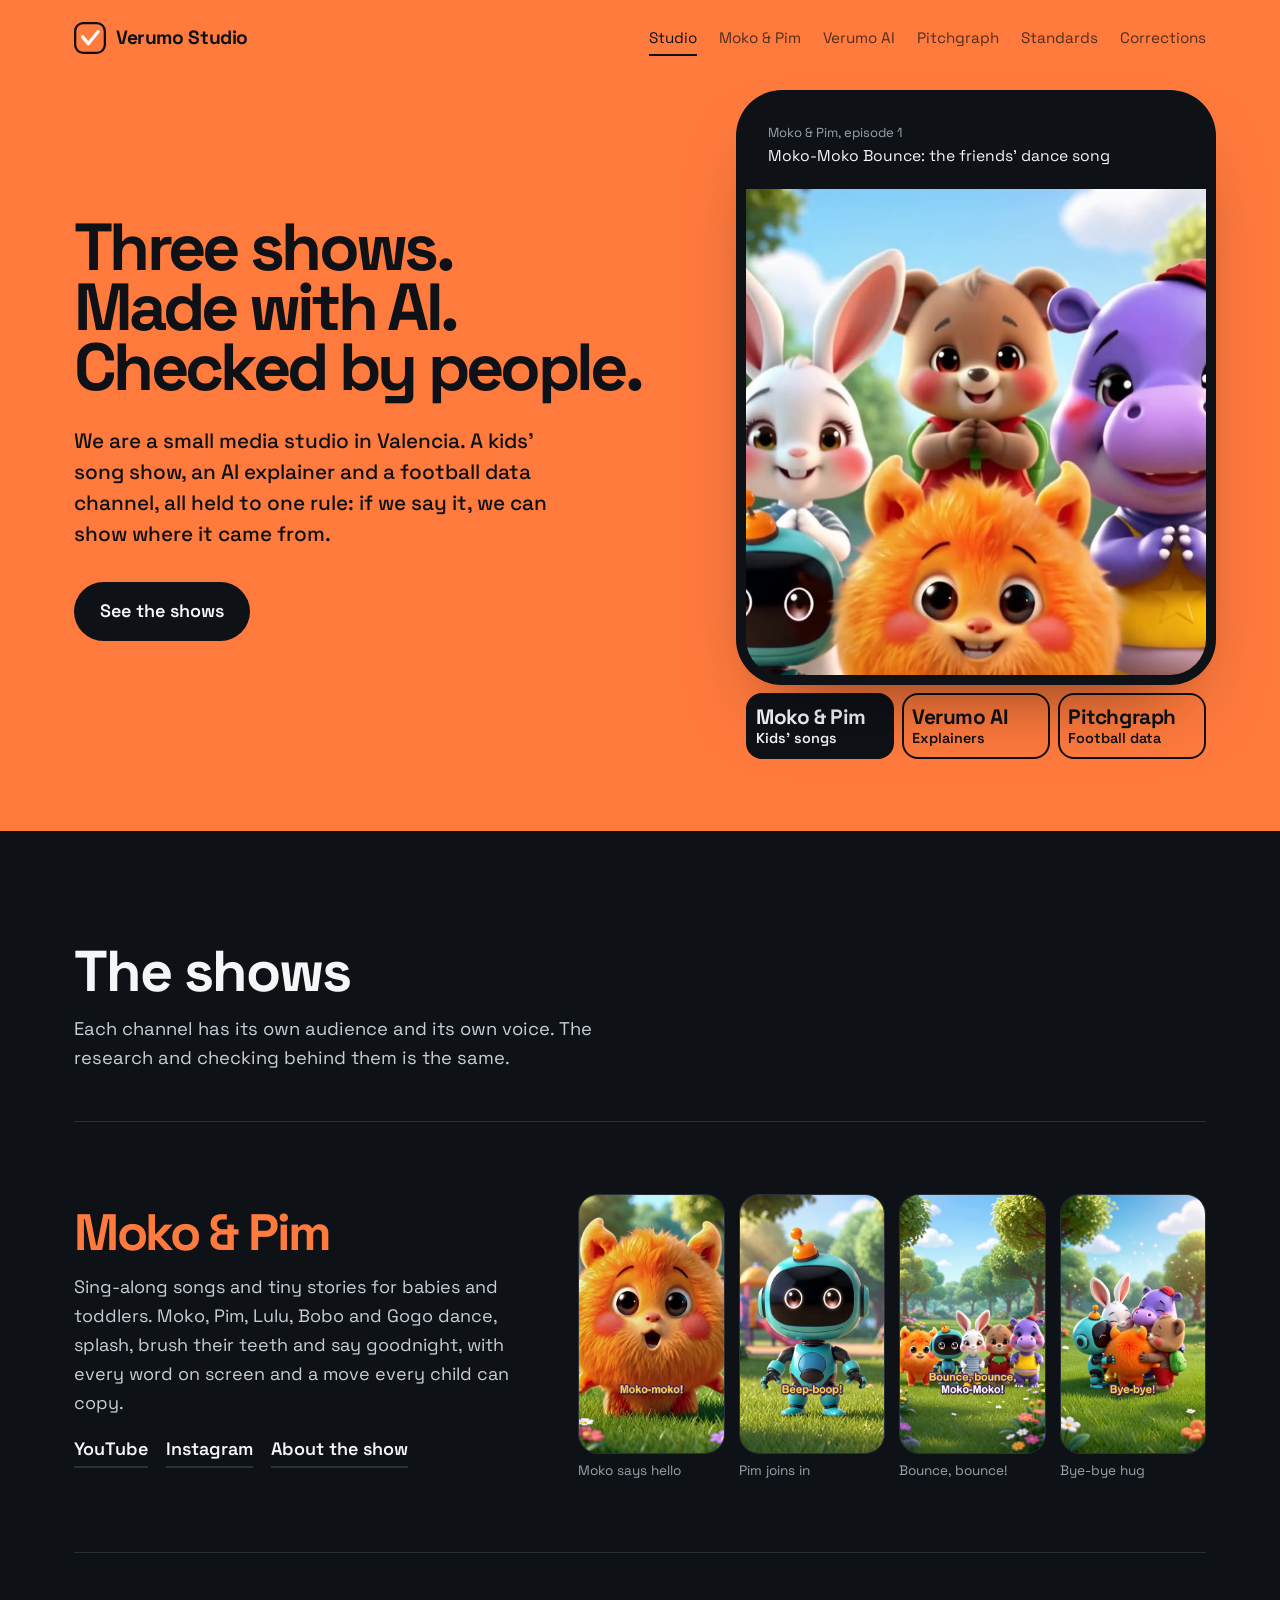
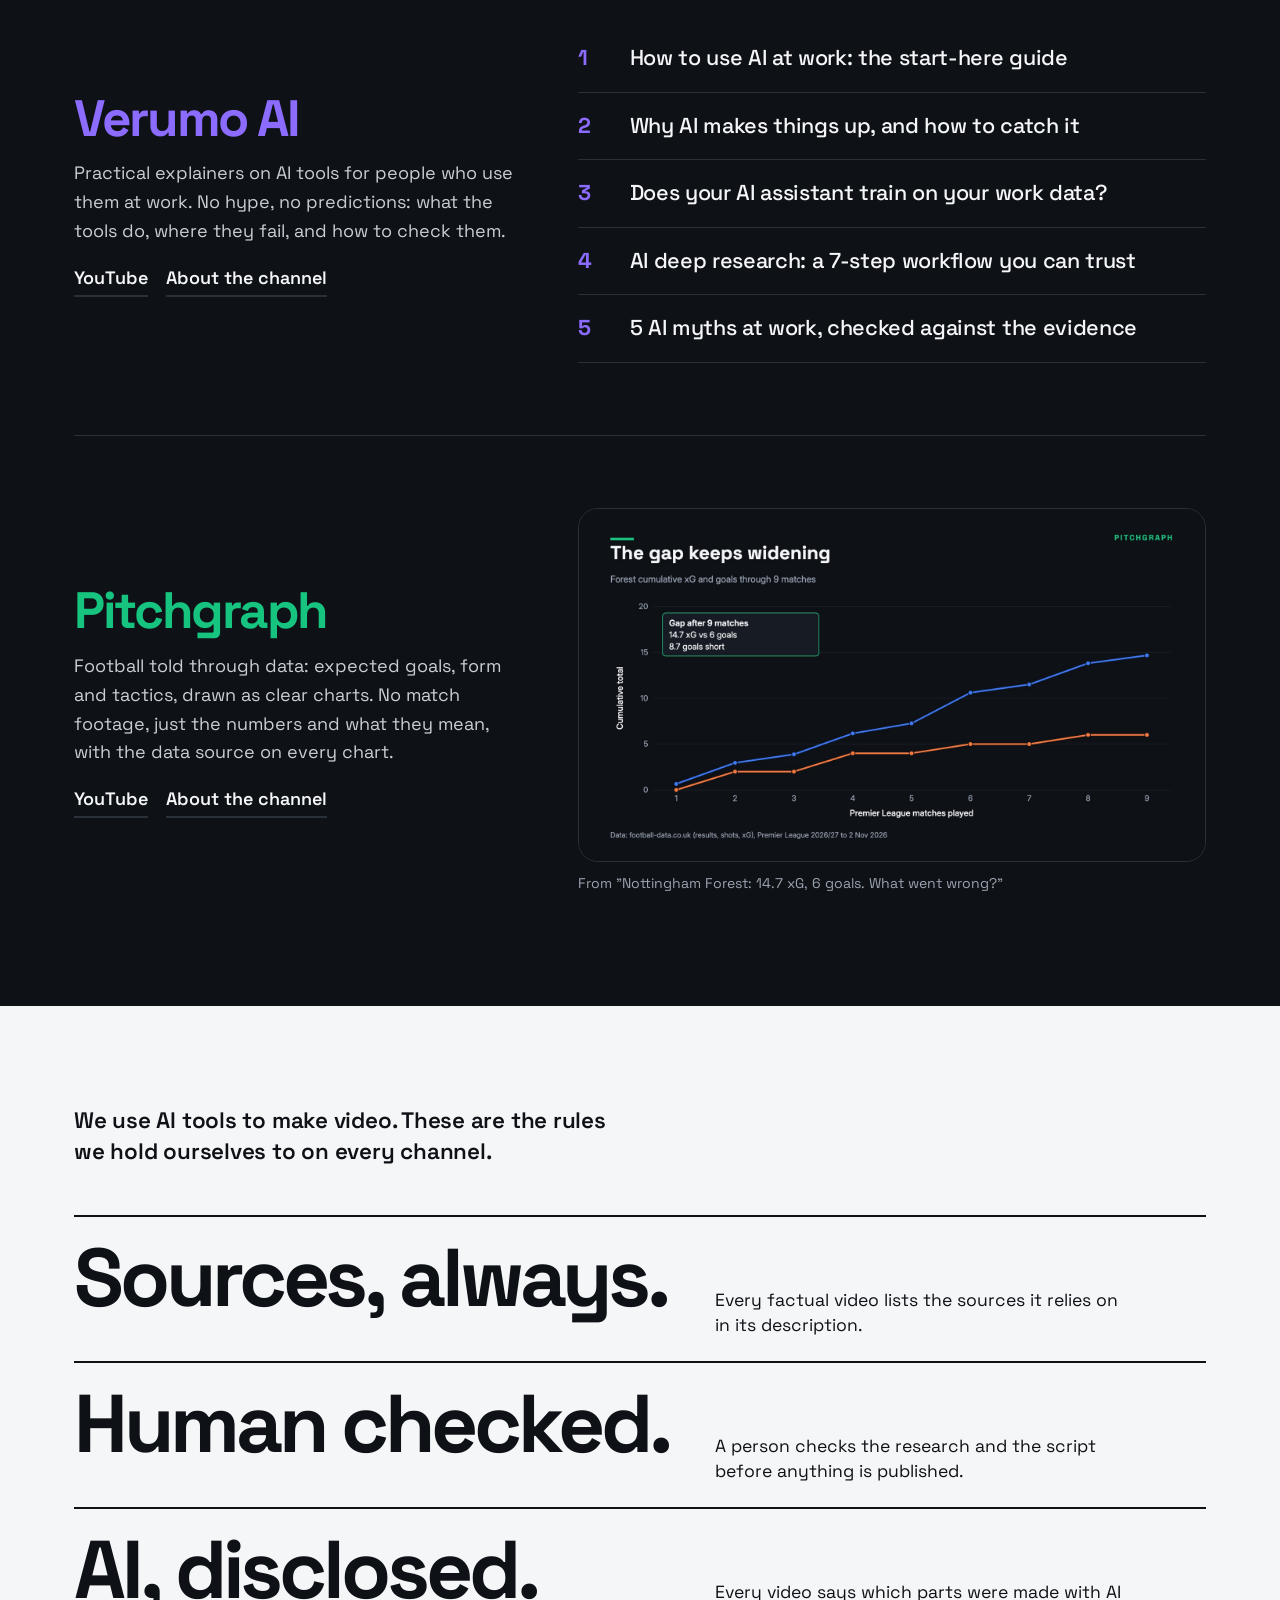
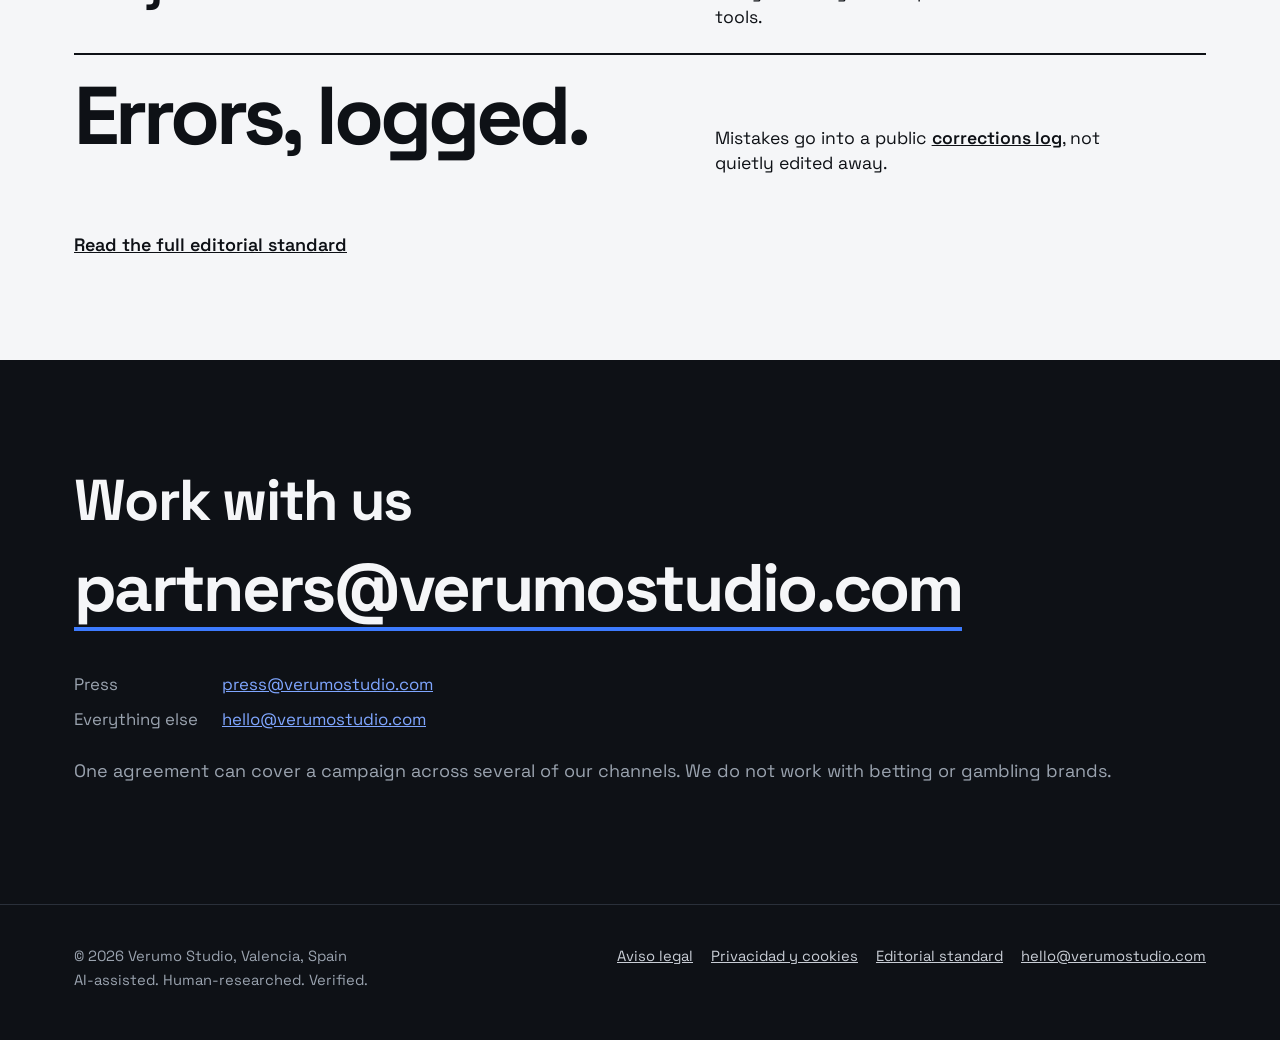
<file: index.html>
<!doctype html>
<html lang="en">
<head>
<meta charset="utf-8">
<meta name="viewport" content="width=device-width,initial-scale=1">
<title>Verumo Studio</title>
<meta name="description" content="Verumo Studio is a media studio in Valencia, Spain. AI-assisted, human-researched and verified video: Moko & Pim, Verumo AI and Pitchgraph.">
<link rel="canonical" href="https://verumostudio.com/">
<meta property="og:title" content="Verumo Studio">
<meta property="og:description" content="Three shows. Made with AI, checked by people. Moko & Pim (songs for little ones), Verumo AI and Pitchgraph.">
<meta property="og:type" content="website">
<meta property="og:url" content="https://verumostudio.com/">
<meta property="og:image" content="https://verumostudio.com/assets/brand/VS-YouTube.png">
<meta name="theme-color" content="#FF7A3D">
<link rel="icon" href="/assets/favicon.svg" type="image/svg+xml">
<link rel="preload" href="/assets/fonts/SpaceGrotesk-VF.ttf" as="font" type="font/ttf" crossorigin>
<link rel="stylesheet" href="/assets/site.css?v=4">
</head>
<body class="home">
<header class="top"><div class="wrap">
<a class="brand" href="/"><svg viewBox="0 0 112 112" aria-hidden="true"><rect x="4" y="4" width="104" height="104" rx="28" fill="none" stroke="#0E1116" stroke-width="8"/><path d="M30 52 L50 76 L84 34" fill="none" stroke="#F5F6F8" stroke-width="12" stroke-linecap="round" stroke-linejoin="round"/></svg>Verumo Studio</a>
<nav class="main" aria-label="Main"><a href="/" aria-current=page>Studio</a><a href="/moko-and-pim/">Moko &amp; Pim</a><a href="/ai/">Verumo AI</a><a href="/pitchgraph/">Pitchgraph</a><a href="/standards/">Standards</a><a href="/corrections/">Corrections</a></nav>
</div></header>
<main>

<section class="stage" aria-label="Our channels">
<div class="wrap">
<div>
<h1><span>Three shows.</span><span>Made with AI.</span><span>Checked by people.</span></h1>
<p class="intro">We are a small media studio in Valencia. A kids' song show, an AI explainer and a football data channel, all held to one rule: if we say it, we can show where it came from.</p>
<a class="cta" href="#shows">See the shows</a>
</div>

<div class="tv">
<div class="screen">
<div class="scene scene-moko on" id="ch-moko" role="tabpanel" aria-labelledby="tab-moko">
<img src="/assets/shows/moko-hero.jpg" width="760" height="760" alt="Moko, an orange fluffy creature, with his friends Pim the robot, Lulu the bunny, Bobo the bear cub and Gogo the hippo">
<p class="cap"><small>Moko &amp; Pim, episode 1</small>Moko-Moko Bounce: the friends' dance song</p>
</div>

<div class="scene scene-ai" id="ch-ai" role="tabpanel" aria-labelledby="tab-ai" hidden>
<div class="claim">
<q>AI assistants never make things up.</q>
<span class="verdict">Not true</span>
<p>Chatbots can state wrong facts with full confidence. We show how to catch it, with the sources in every description.</p>
</div>
<p class="cap"><small>Verumo AI, video 2</small>Why AI makes things up (and how to catch it)</p>
</div>

<div class="scene scene-pg" id="ch-pg" role="tabpanel" aria-labelledby="tab-pg" hidden>
<img src="/assets/shows/pg-points-vs-xpts.jpg" width="1600" height="900" alt="Scatter chart of 96 teams in five leagues: actual points against expected points. Lazio and Atlético Madrid sit far above the line; Nottingham Forest, Venezia and Le Havre sit below it.">
<p class="cap"><small>Pitchgraph, video 2</small>Five leagues, one xG table: who is above their chances?</p>
</div>
</div>

<div class="dial" role="tablist" aria-label="Choose a channel">
<button role="tab" id="tab-moko" aria-controls="ch-moko" aria-selected="true" data-color="#FF7A3D"><b>Moko &amp; Pim</b>Kids' songs</button>
<button role="tab" id="tab-ai" aria-controls="ch-ai" aria-selected="false" tabindex="-1" data-color="#8B6CFF"><b>Verumo AI</b>Explainers</button>
<button role="tab" id="tab-pg" aria-controls="ch-pg" aria-selected="false" tabindex="-1" data-color="#16C47F"><b>Pitchgraph</b>Football data</button>
</div>
</div>
</div>
</section>

<section class="shows" id="shows">
<div class="wrap">
<h2>The shows</h2>
<p>Each channel has its own audience and its own voice. The research and checking behind them is the same.</p>

<article class="show show-moko">
<div>
<h3>Moko &amp; Pim</h3>
<p>Sing-along songs and tiny stories for babies and toddlers. Moko, Pim, Lulu, Bobo and Gogo dance, splash, brush their teeth and say goodnight, with every word on screen and a move every child can copy.</p>
<div class="go"><a href="https://www.youtube.com/@mokoandpim" rel="me">YouTube</a><a href="https://www.instagram.com/mokoandpim/" rel="me">Instagram</a><a href="/moko-and-pim/">About the show</a></div>
</div>
<ul class="reel" aria-label="Scenes from episode 1">
<li><img src="/assets/shows/moko-e01-hello.jpg" width="405" height="720" loading="lazy" alt="Moko's face fills the frame. Caption: Moko-moko!"><span>Moko says hello</span></li>
<li><img src="/assets/shows/moko-e01-friends.jpg" width="405" height="720" loading="lazy" alt="Pim the robot jumps in. Caption: Beep-boop!"><span>Pim joins in</span></li>
<li><img src="/assets/shows/moko-e01-dance.jpg" width="405" height="720" loading="lazy" alt="All five friends dance in a row in the park"><span>Bounce, bounce!</span></li>
<li><img src="/assets/shows/moko-e01-bye.jpg" width="405" height="720" loading="lazy" alt="The five friends in a group hug. Caption: Bye-bye!"><span>Bye-bye hug</span></li>
</ul>
</article>

<article class="show show-ai">
<div>
<h3>Verumo AI</h3>
<p>Practical explainers on AI tools for people who use them at work. No hype, no predictions: what the tools do, where they fail, and how to check them.</p>
<div class="go"><a href="https://www.youtube.com/@verumoai" rel="me">YouTube</a><a href="/ai/">About the channel</a></div>
</div>
<ol class="episodes" aria-label="First five videos, in release order">
<li>How to use AI at work: the start-here guide</li>
<li>Why AI makes things up, and how to catch it</li>
<li>Does your AI assistant train on your work data?</li>
<li>AI deep research: a 7-step workflow you can trust</li>
<li>5 AI myths at work, checked against the evidence</li>
</ol>
</article>

<article class="show show-pg">
<div>
<h3>Pitchgraph</h3>
<p>Football told through data: expected goals, form and tactics, drawn as clear charts. No match footage, just the numbers and what they mean, with the data source on every chart.</p>
<div class="go"><a href="https://www.youtube.com/@pitchgraph" rel="me">YouTube</a><a href="/pitchgraph/">About the channel</a></div>
</div>
<figure class="chart">
<img src="/assets/shows/pg-forest.jpg" width="1600" height="900" loading="lazy" alt="Line chart of Nottingham Forest's cumulative expected goals against actual goals this season, with goals falling well behind xG.">
<figcaption>From "Nottingham Forest: 14.7 xG, 6 goals. What went wrong?"</figcaption>
</figure>
</article>
</div>
</section>

<section class="rules" aria-labelledby="rules-h">
<div class="wrap">
<h2 id="rules-h">We use AI tools to make video. These are the rules we hold ourselves to on every channel.</h2>
<ul>
<li><strong>Sources, always.</strong><span>Every factual video lists the sources it relies on in its description.</span></li>
<li><strong>Human checked.</strong><span>A person checks the research and the script before anything is published.</span></li>
<li><strong>AI, disclosed.</strong><span>Every video says which parts were made with AI tools.</span></li>
<li><strong>Errors, logged.</strong><span>Mistakes go into a public <a href="/corrections/">corrections log</a>, not quietly edited away.</span></li>
</ul>
<a href="/standards/">Read the full editorial standard</a>
</div>
</section>

<section class="contact" aria-labelledby="contact-h">
<div class="wrap">
<h2 id="contact-h">Work with us</h2>
<a class="big" href="mailto:partners@verumostudio.com">partners@verumostudio.com</a>
<dl>
<dt>Press</dt><dd><a href="mailto:press@verumostudio.com">press@verumostudio.com</a></dd>
<dt>Everything else</dt><dd><a href="mailto:hello@verumostudio.com">hello@verumostudio.com</a></dd>
</dl>
<p class="muted">One agreement can cover a campaign across several of our channels. We do not work with betting or gambling brands.</p>
</div>
</section>

</main>
<footer class="bottom"><div class="wrap">
<div>© 2026 Verumo Studio, Valencia, Spain<br>AI-assisted. Human-researched. Verified.</div>
<nav aria-label="Legal"><a href="/legal/">Aviso legal</a><a href="/privacy/">Privacidad y cookies</a><a href="/standards/">Editorial standard</a><a href="mailto:hello@verumostudio.com">hello@verumostudio.com</a></nav>
</div></footer>
<script>
(() => {
  const tabs = [...document.querySelectorAll('.dial [role=tab]')];
  const theme = document.querySelector('meta[name=theme-color]');
  let i = 0, timer;
  const show = (n, focus) => {
    i = (n + tabs.length) % tabs.length;
    tabs.forEach((t, k) => {
      const on = k === i, panel = document.getElementById(t.getAttribute('aria-controls'));
      t.setAttribute('aria-selected', on); t.tabIndex = on ? 0 : -1;
      panel.hidden = !on; panel.classList.toggle('on', on);
    });
    document.documentElement.style.setProperty('--stage', tabs[i].dataset.color);
    theme.content = tabs[i].dataset.color;
    if (focus) tabs[i].focus();
  };
  const stop = () => clearInterval(timer);
  tabs.forEach((t, k) => t.addEventListener('click', () => { stop(); show(k); }));
  document.querySelector('.dial').addEventListener('keydown', e => {
    const d = {ArrowRight: 1, ArrowLeft: -1}[e.key];
    if (d) { e.preventDefault(); stop(); show(i + d, true); }
  });
  // Auto-flip channels until the visitor picks one; never under reduced motion.
  if (!matchMedia('(prefers-reduced-motion: reduce)').matches) timer = setInterval(() => show(i + 1), 6500);
})();
</script>
<script defer src="/assets/m.js" data-endpoint="https://ajan-panel-production.up.railway.app/api/hit"></script>
</body>
</html>
</file>
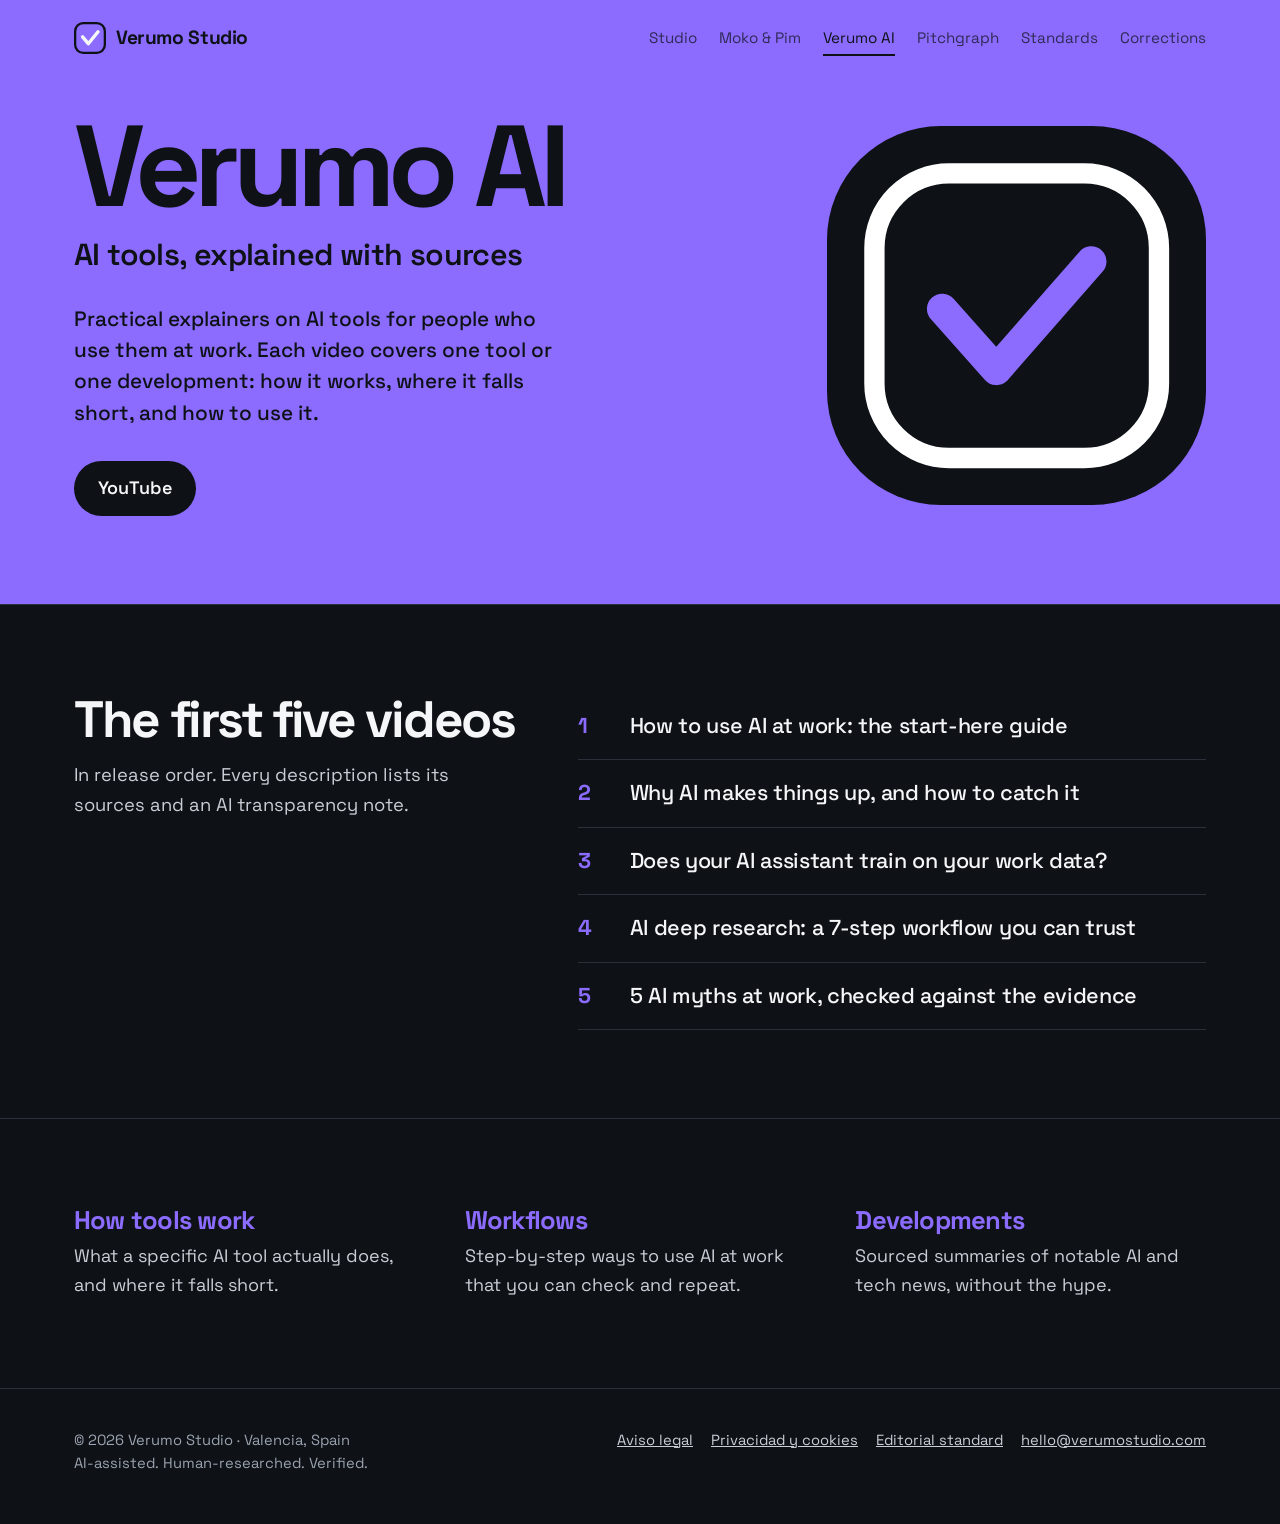
<file: ai/index.html>
<!doctype html>
<html lang="en">
<head>
<meta charset="utf-8">
<meta name="viewport" content="width=device-width,initial-scale=1">
<title>Verumo AI · Verumo Studio</title>
<meta name="description" content="Verumo AI explains AI tools and technology for working professionals. Practical, sourced, no hype. A Verumo Studio channel.">
<link rel="canonical" href="https://verumostudio.com/ai/">
<meta property="og:title" content="Verumo AI · Verumo Studio">
<meta property="og:description" content="Verumo AI explains AI tools and technology for working professionals. Practical, sourced, no hype. A Verumo Studio channel.">
<meta property="og:type" content="website">
<meta property="og:url" content="https://verumostudio.com/ai/">
<meta name="theme-color" content="#8B6CFF">
<link rel="icon" href="/assets/favicon.svg" type="image/svg+xml">
<link rel="stylesheet" href="/assets/site.css?v=4">
</head>
<body class="tinted" style="--stage:#8B6CFF">
<header class="top"><div class="wrap">
<a class="brand" href="/"><svg viewBox="0 0 112 112" aria-hidden="true"><rect x="4" y="4" width="104" height="104" rx="28" fill="none" stroke="#0E1116" stroke-width="8"/><path d="M30 52 L50 76 L84 34" fill="none" stroke="#F5F6F8" stroke-width="12" stroke-linecap="round" stroke-linejoin="round"/></svg>Verumo Studio</a>
<nav class="main" aria-label="Main"><a href="/">Studio</a><a href="/moko-and-pim/">Moko &amp; Pim</a><a href="/ai/" aria-current=page>Verumo AI</a><a href="/pitchgraph/">Pitchgraph</a><a href="/standards/">Standards</a><a href="/corrections/">Corrections</a></nav>
</div></header>
<main>
<section class="stage chan-hero"><div class="wrap">
<div><h1>Verumo AI</h1><p class="sub">AI tools, explained with sources</p><p class="intro">Practical explainers on AI tools for people who use them at work. Each video covers one tool or one development: how it works, where it falls short, and how to use it.</p><div class="pills"><a href="https://www.youtube.com/@verumoai" rel="me">YouTube</a></div></div>
<div class="mark"><svg viewBox="0 0 112 112" role="img" aria-label="Verumo AI mark"><rect x="14" y="14" width="84" height="84" rx="22" fill="none" stroke="#fff" stroke-width="6"/><path d="M34 54 L50 72 L78 40" fill="none" stroke="#8B6CFF" stroke-width="9" stroke-linecap="round" stroke-linejoin="round"/></svg></div>
</div></section>
<section class="band"><div class="wrap split">
<div><h2>The first five videos</h2><p class="sublead">In release order. Every description lists its sources and an AI transparency note.</p></div>
<ol class="episodes c-ai">
<li>How to use AI at work: the start-here guide</li>
<li>Why AI makes things up, and how to catch it</li>
<li>Does your AI assistant train on your work data?</li>
<li>AI deep research: a 7-step workflow you can trust</li>
<li>5 AI myths at work, checked against the evidence</li>
</ol>
</div></section>
<section class="band"><div class="wrap trio">
<article><h3>How tools work</h3><p>What a specific AI tool actually does, and where it falls short.</p></article>
<article><h3>Workflows</h3><p>Step-by-step ways to use AI at work that you can check and repeat.</p></article>
<article><h3>Developments</h3><p>Sourced summaries of notable AI and tech news, without the hype.</p></article>
</div></section>
</main>
<footer class="bottom"><div class="wrap">
<div>© 2026 Verumo Studio · Valencia, Spain<br>AI-assisted. Human-researched. Verified.</div>
<nav aria-label="Legal"><a href="/legal/">Aviso legal</a><a href="/privacy/">Privacidad y cookies</a><a href="/standards/">Editorial standard</a><a href="mailto:hello@verumostudio.com">hello@verumostudio.com</a></nav>
</div></footer>
<script defer src="/assets/m.js" data-endpoint="https://ajan-panel-production.up.railway.app/api/hit"></script>
</body>
</html>
</file>
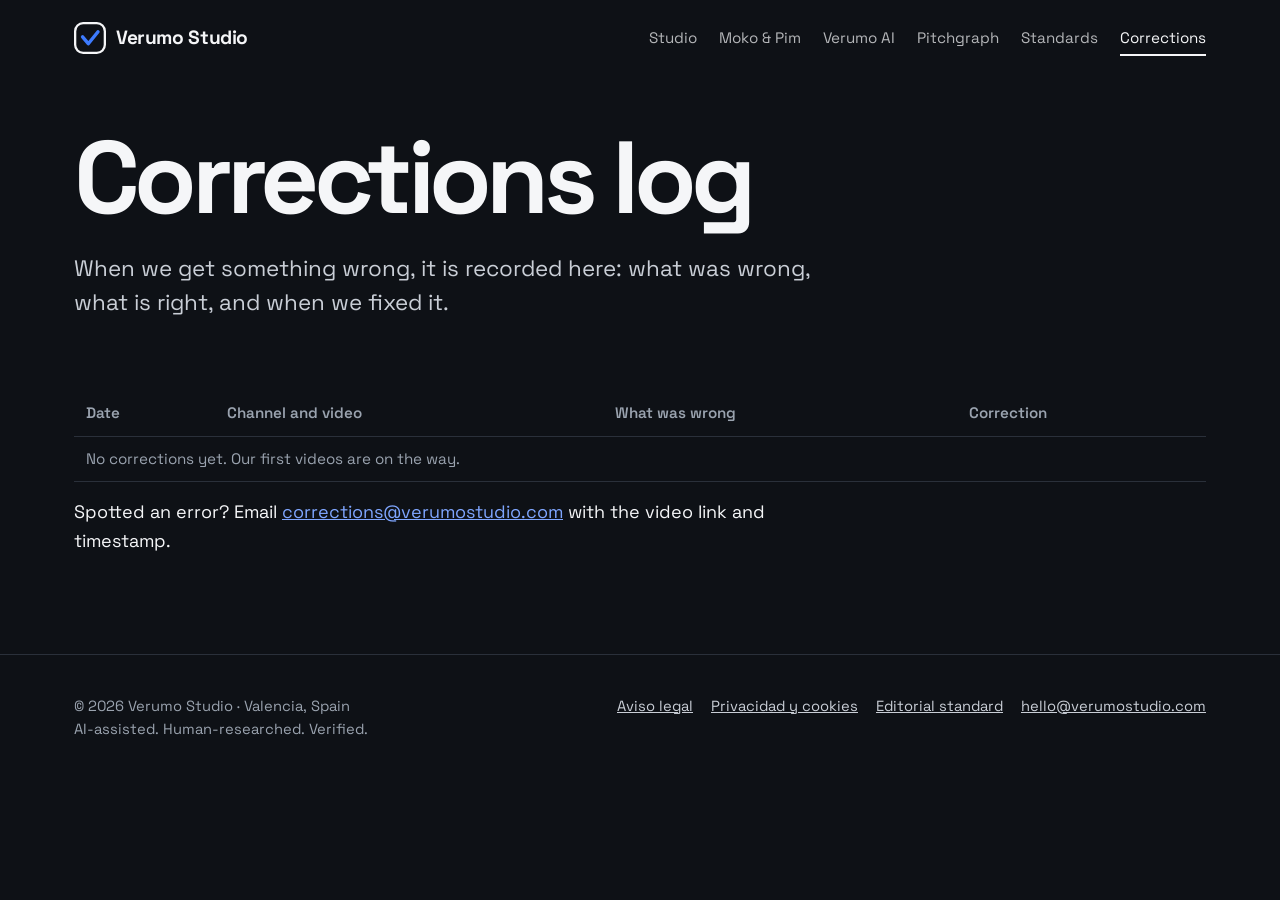
<file: corrections/index.html>
<!doctype html>
<html lang="en">
<head>
<meta charset="utf-8">
<meta name="viewport" content="width=device-width,initial-scale=1">
<title>Corrections log · Verumo Studio</title>
<meta name="description" content="Public log of corrections to Verumo Studio videos.">
<link rel="canonical" href="https://verumostudio.com/corrections/">
<meta property="og:title" content="Corrections log · Verumo Studio">
<meta property="og:description" content="Public log of corrections to Verumo Studio videos.">
<meta property="og:type" content="website">
<meta property="og:url" content="https://verumostudio.com/corrections/">
<meta name="theme-color" content="#0E1116">
<link rel="icon" href="/assets/favicon.svg" type="image/svg+xml">
<link rel="stylesheet" href="/assets/site.css?v=4">
</head>
<body>
<header class="top"><div class="wrap">
<a class="brand" href="/"><svg viewBox="0 0 112 112" aria-hidden="true"><rect x="4" y="4" width="104" height="104" rx="28" fill="none" stroke="#F5F6F8" stroke-width="8"/><path d="M30 52 L50 76 L84 34" fill="none" stroke="#3D7BFF" stroke-width="12" stroke-linecap="round" stroke-linejoin="round"/></svg>Verumo Studio</a>
<nav class="main" aria-label="Main"><a href="/">Studio</a><a href="/moko-and-pim/">Moko &amp; Pim</a><a href="/ai/">Verumo AI</a><a href="/pitchgraph/">Pitchgraph</a><a href="/standards/">Standards</a><a href="/corrections/" aria-current=page>Corrections</a></nav>
</div></header>
<main class="doc"><div class="wrap">
<h1>Corrections log</h1>
<p class="lead">When we get something wrong, it is recorded here: what was wrong, what is right, and when we fixed it.</p>
<div class="table-scroll"><table>
<thead><tr><th scope="col">Date</th><th scope="col">Channel and video</th><th scope="col">What was wrong</th><th scope="col">Correction</th></tr></thead>
<tbody><tr><td colspan="4" class="muted">No corrections yet. Our first videos are on the way.</td></tr></tbody>
</table></div>
<p>Spotted an error? Email <a href="mailto:corrections@verumostudio.com">corrections@verumostudio.com</a> with the video link and timestamp.</p>
</div></main>
<footer class="bottom"><div class="wrap">
<div>© 2026 Verumo Studio · Valencia, Spain<br>AI-assisted. Human-researched. Verified.</div>
<nav aria-label="Legal"><a href="/legal/">Aviso legal</a><a href="/privacy/">Privacidad y cookies</a><a href="/standards/">Editorial standard</a><a href="mailto:hello@verumostudio.com">hello@verumostudio.com</a></nav>
</div></footer>
<script defer src="/assets/m.js" data-endpoint="https://ajan-panel-production.up.railway.app/api/hit"></script>
</body>
</html>
</file>
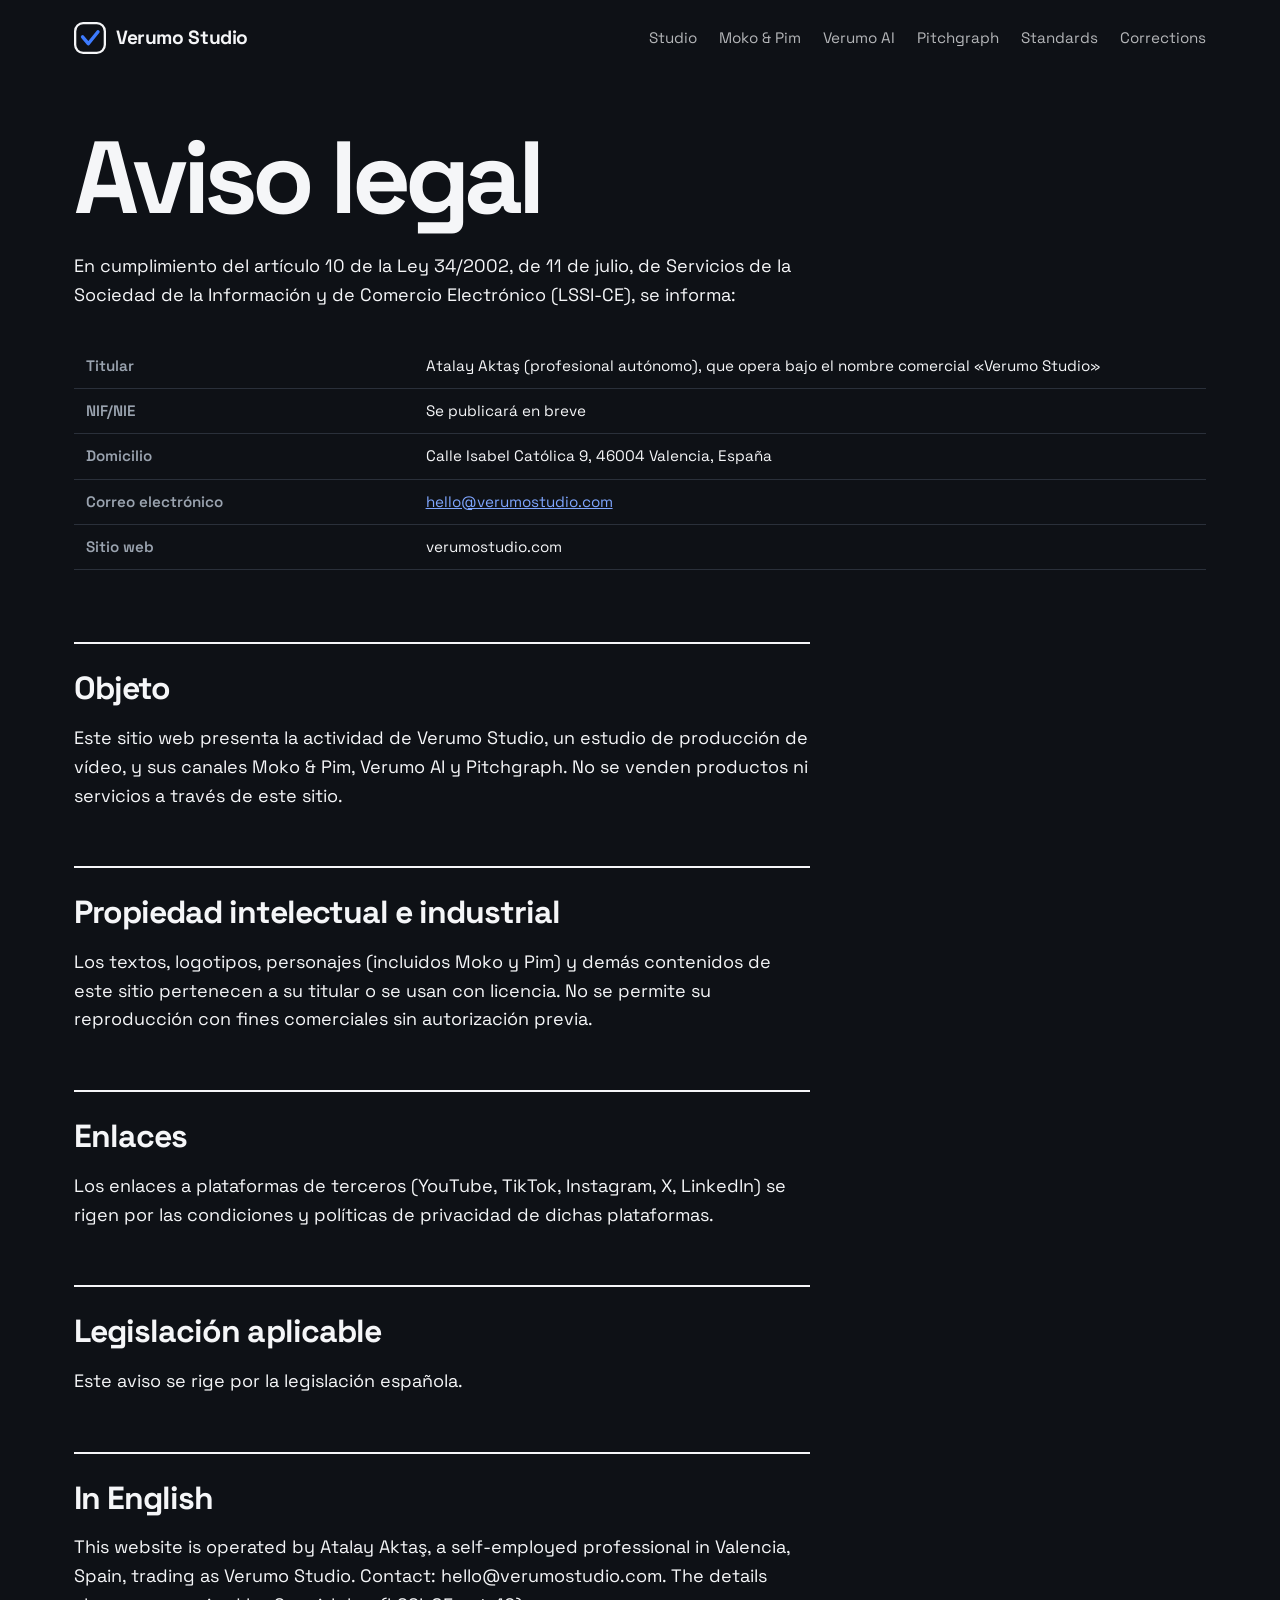
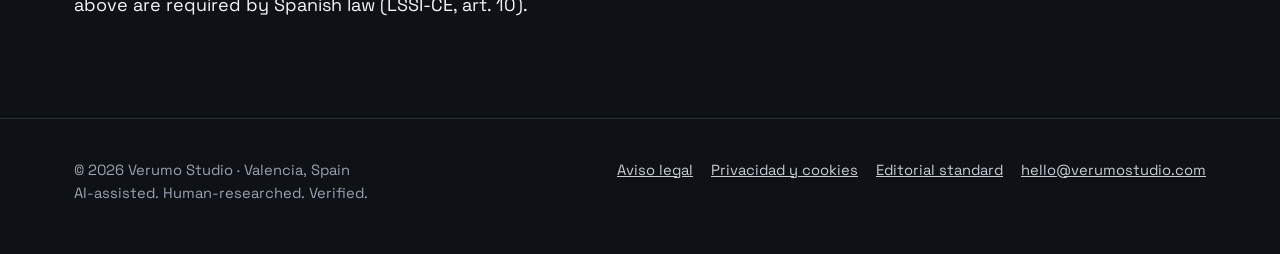
<file: legal/index.html>
<!doctype html>
<html lang="es">
<head>
<meta charset="utf-8">
<meta name="viewport" content="width=device-width,initial-scale=1">
<title>Aviso legal · Verumo Studio</title>
<meta name="description" content="Aviso legal de Verumo Studio (LSSI-CE, art. 10).">
<link rel="canonical" href="https://verumostudio.com/legal/">
<meta property="og:title" content="Aviso legal · Verumo Studio">
<meta property="og:description" content="Aviso legal de Verumo Studio (LSSI-CE, art. 10).">
<meta property="og:type" content="website">
<meta property="og:url" content="https://verumostudio.com/legal/">
<meta name="theme-color" content="#0E1116">
<link rel="icon" href="/assets/favicon.svg" type="image/svg+xml">
<link rel="stylesheet" href="/assets/site.css?v=4">
</head>
<body>
<header class="top"><div class="wrap">
<a class="brand" href="/"><svg viewBox="0 0 112 112" aria-hidden="true"><rect x="4" y="4" width="104" height="104" rx="28" fill="none" stroke="#F5F6F8" stroke-width="8"/><path d="M30 52 L50 76 L84 34" fill="none" stroke="#3D7BFF" stroke-width="12" stroke-linecap="round" stroke-linejoin="round"/></svg>Verumo Studio</a>
<nav class="main" aria-label="Main"><a href="/">Studio</a><a href="/moko-and-pim/">Moko &amp; Pim</a><a href="/ai/">Verumo AI</a><a href="/pitchgraph/">Pitchgraph</a><a href="/standards/">Standards</a><a href="/corrections/">Corrections</a></nav>
</div></header>
<main class="doc"><div class="wrap">
<h1>Aviso legal</h1>
<p>En cumplimiento del artículo 10 de la Ley 34/2002, de 11 de julio, de Servicios de la Sociedad de la Información y de Comercio Electrónico (LSSI-CE), se informa:</p>
<div class="table-scroll"><table><tbody>
<tr><th scope="row">Titular</th><td>Atalay Aktaş (profesional autónomo), que opera bajo el nombre comercial «Verumo Studio»</td></tr>
<tr><th scope="row">NIF/NIE</th><td>Se publicará en breve</td></tr>
<tr><th scope="row">Domicilio</th><td>Calle Isabel Católica 9, 46004 Valencia, España</td></tr>
<tr><th scope="row">Correo electrónico</th><td><a href="mailto:hello@verumostudio.com">hello@verumostudio.com</a></td></tr>
<tr><th scope="row">Sitio web</th><td>verumostudio.com</td></tr>
</tbody></table></div>

<h2>Objeto</h2>
<p>Este sitio web presenta la actividad de Verumo Studio, un estudio de producción de vídeo, y sus canales Moko &amp; Pim, Verumo AI y Pitchgraph. No se venden productos ni servicios a través de este sitio.</p>
<h2>Propiedad intelectual e industrial</h2>
<p>Los textos, logotipos, personajes (incluidos Moko y Pim) y demás contenidos de este sitio pertenecen a su titular o se usan con licencia. No se permite su reproducción con fines comerciales sin autorización previa.</p>
<h2>Enlaces</h2>
<p>Los enlaces a plataformas de terceros (YouTube, TikTok, Instagram, X, LinkedIn) se rigen por las condiciones y políticas de privacidad de dichas plataformas.</p>
<h2>Legislación aplicable</h2>
<p>Este aviso se rige por la legislación española.</p>

<h2 lang="en">In English</h2>
<p lang="en">This website is operated by Atalay Aktaş, a self-employed professional in Valencia, Spain, trading as Verumo Studio. Contact: hello@verumostudio.com. The details above are required by Spanish law (LSSI-CE, art. 10).</p>
</div></main>
<footer class="bottom"><div class="wrap">
<div>© 2026 Verumo Studio · Valencia, Spain<br>AI-assisted. Human-researched. Verified.</div>
<nav aria-label="Legal"><a href="/legal/">Aviso legal</a><a href="/privacy/">Privacidad y cookies</a><a href="/standards/">Editorial standard</a><a href="mailto:hello@verumostudio.com">hello@verumostudio.com</a></nav>
</div></footer>
<script defer src="/assets/m.js" data-endpoint="https://ajan-panel-production.up.railway.app/api/hit"></script>
</body>
</html>
</file>
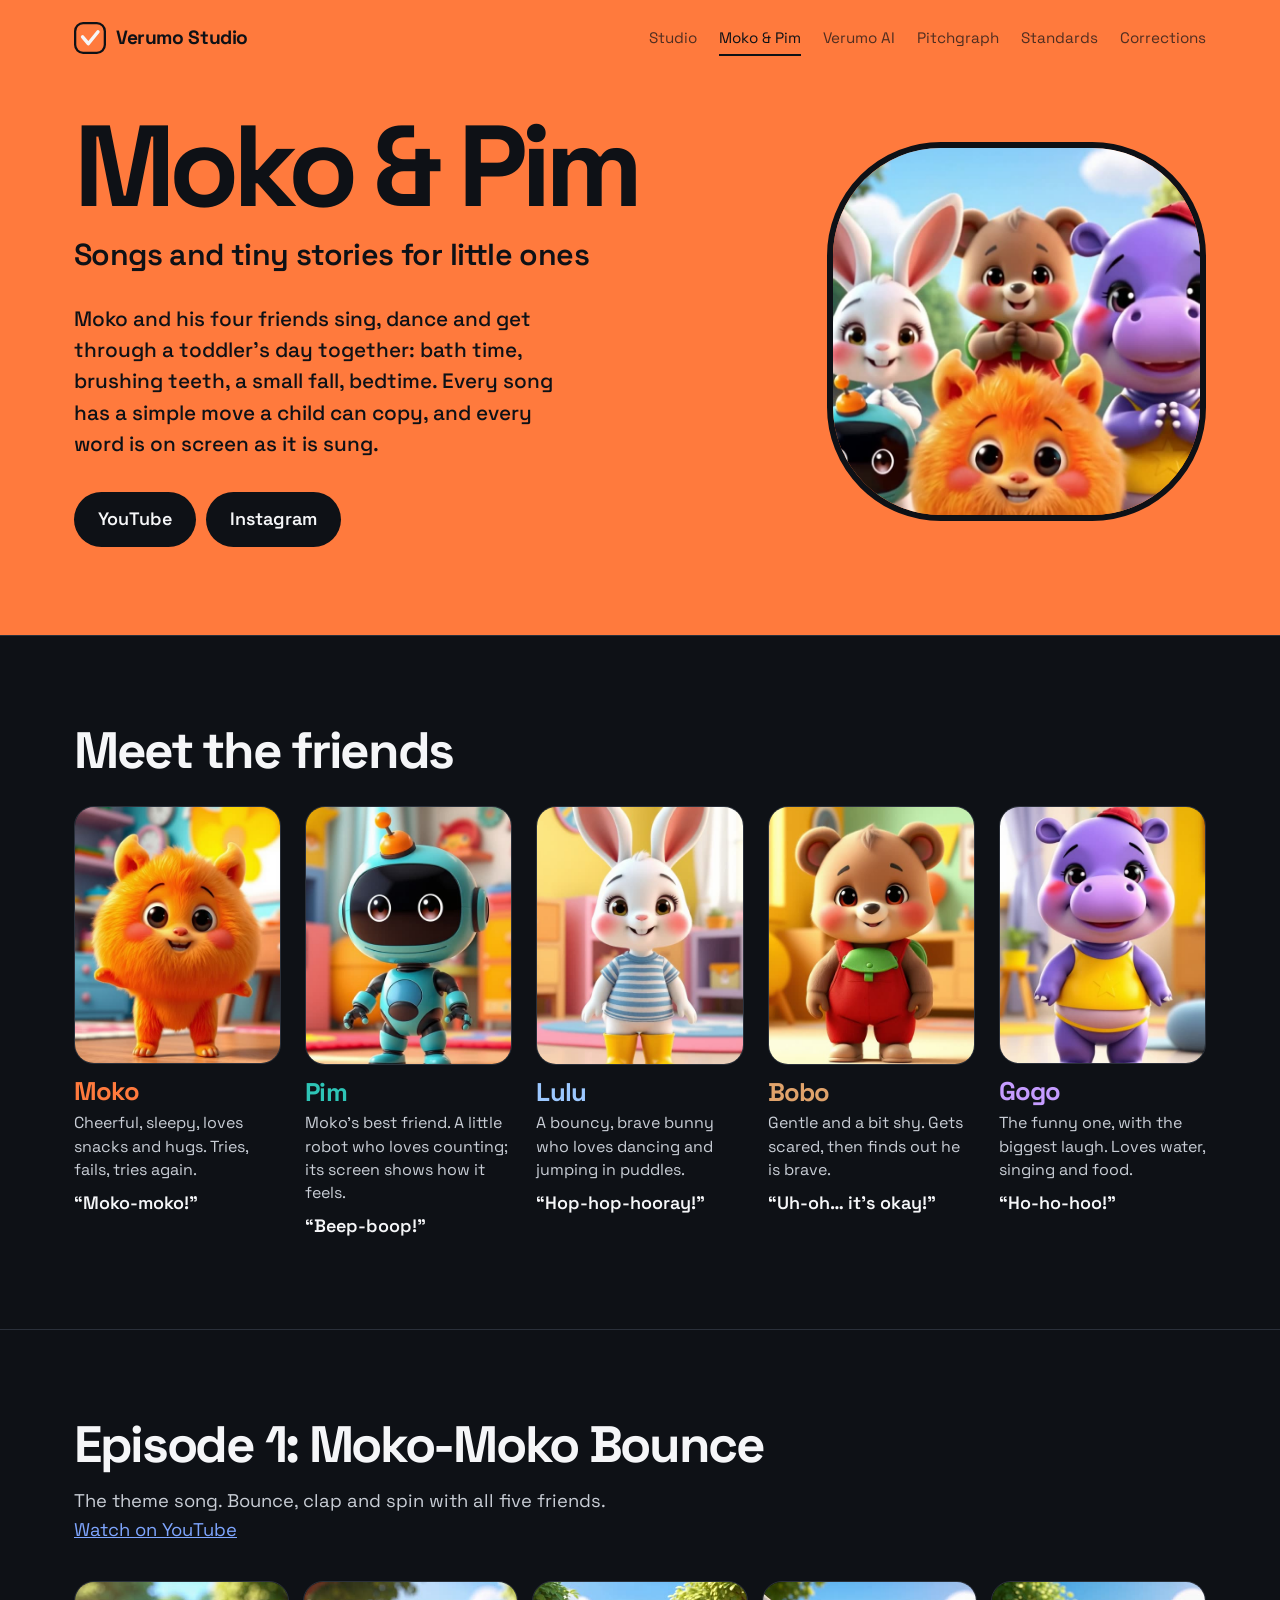
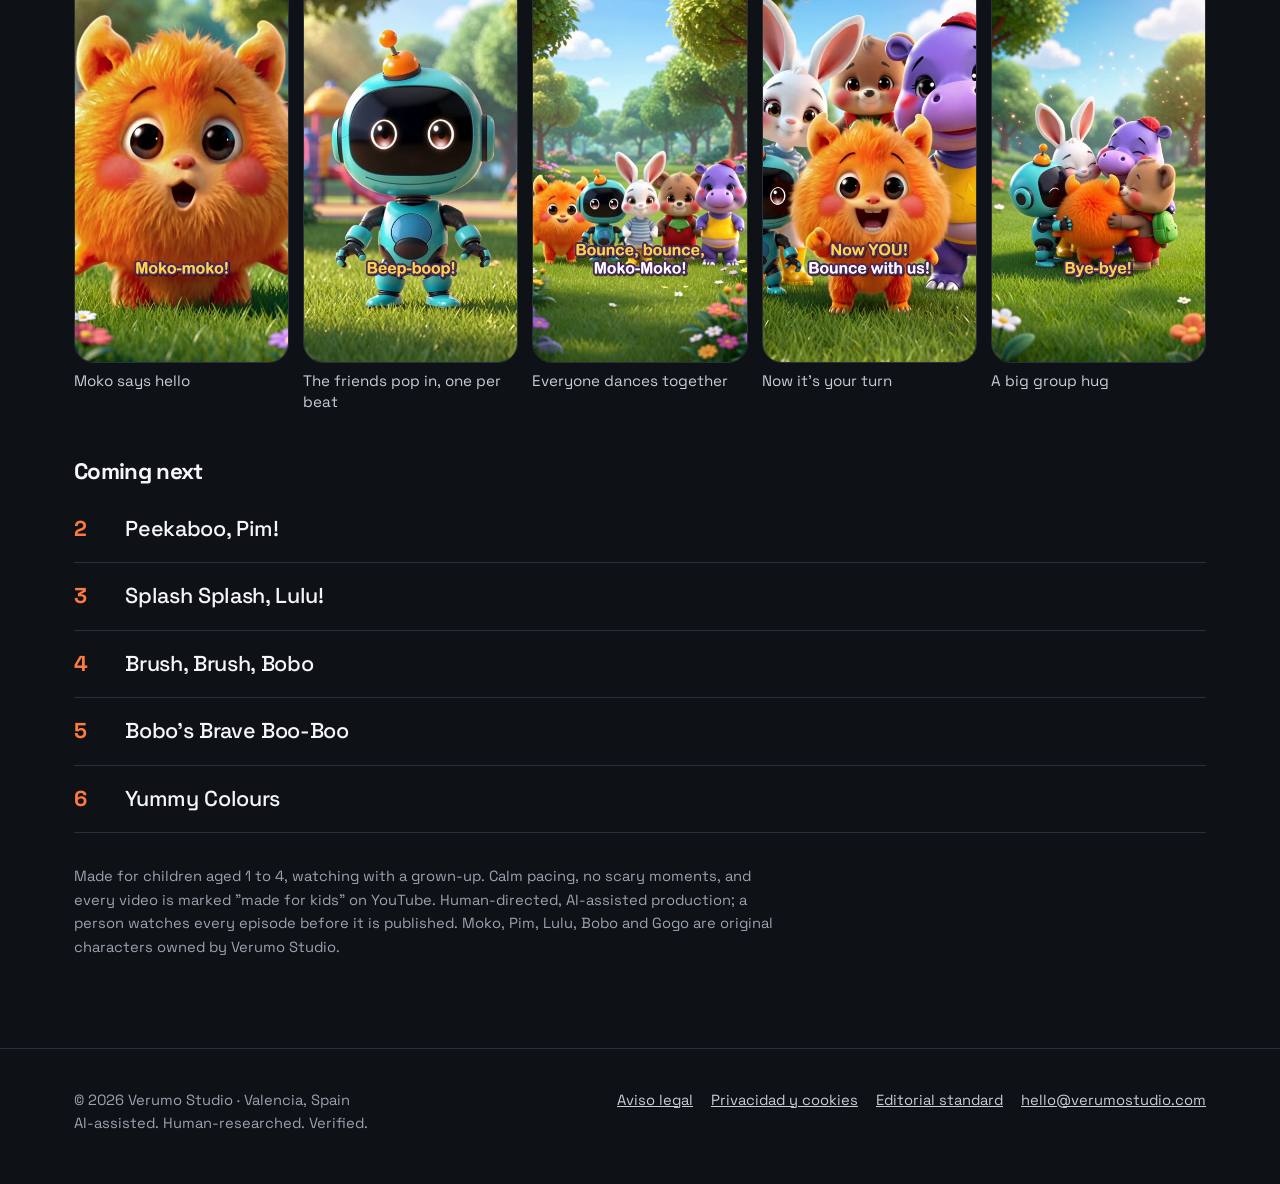
<file: moko-and-pim/index.html>
<!doctype html>
<html lang="en">
<head>
<meta charset="utf-8">
<meta name="viewport" content="width=device-width,initial-scale=1">
<title>Moko & Pim · Verumo Studio</title>
<meta name="description" content="Moko &amp; Friends: sing-along songs and tiny stories for babies and toddlers, with Moko, Pim, Lulu, Bobo and Gogo. A Verumo Studio production.">
<link rel="canonical" href="https://verumostudio.com/moko-and-pim/">
<meta property="og:title" content="Moko & Pim · Verumo Studio">
<meta property="og:description" content="Moko &amp; Friends: sing-along songs and tiny stories for babies and toddlers, with Moko, Pim, Lulu, Bobo and Gogo. A Verumo Studio production.">
<meta property="og:image" content="https://verumostudio.com/assets/shows/moko-hero.jpg">
<meta property="og:type" content="website">
<meta property="og:url" content="https://verumostudio.com/moko-and-pim/">
<meta name="theme-color" content="#FF7A3D">
<link rel="icon" href="/assets/favicon.svg" type="image/svg+xml">
<link rel="stylesheet" href="/assets/site.css?v=4">
</head>
<body class="tinted" style="--stage:#FF7A3D">
<header class="top"><div class="wrap">
<a class="brand" href="/"><svg viewBox="0 0 112 112" aria-hidden="true"><rect x="4" y="4" width="104" height="104" rx="28" fill="none" stroke="#0E1116" stroke-width="8"/><path d="M30 52 L50 76 L84 34" fill="none" stroke="#F5F6F8" stroke-width="12" stroke-linecap="round" stroke-linejoin="round"/></svg>Verumo Studio</a>
<nav class="main" aria-label="Main"><a href="/">Studio</a><a href="/moko-and-pim/" aria-current=page>Moko &amp; Pim</a><a href="/ai/">Verumo AI</a><a href="/pitchgraph/">Pitchgraph</a><a href="/standards/">Standards</a><a href="/corrections/">Corrections</a></nav>
</div></header>
<main>
<section class="stage chan-hero"><div class="wrap">
<div><h1>Moko &amp; Pim</h1><p class="sub">Songs and tiny stories for little ones</p><p class="intro">Moko and his four friends sing, dance and get through a toddler's day together: bath time, brushing teeth, a small fall, bedtime. Every song has a simple move a child can copy, and every word is on screen as it is sung.</p><div class="pills"><a href="https://www.youtube.com/@mokoandpim" rel="me">YouTube</a><a href="https://www.instagram.com/mokoandpim/" rel="me">Instagram</a></div></div>
<div class="mark"><img src="/assets/shows/moko-hero.jpg" width="760" height="760" alt="Moko, an orange fluffy creature, in front of his friends Pim the robot, Lulu the bunny, Bobo the bear cub and Gogo the hippo"></div>
</div></section>
<section class="band"><div class="wrap">
<h2>Meet the friends</h2>
<ul class="cast">
<li><img src="/assets/shows/cast-moko.jpg" width="480" height="600" loading="lazy" alt="Moko, a round fluffy orange creature with soft horn-ears"><h3 class="c-moko">Moko</h3><p>Cheerful, sleepy, loves snacks and hugs. Tries, fails, tries again.</p><q>Moko-moko!</q></li>
<li><img src="/assets/shows/cast-pim.jpg" width="480" height="600" loading="lazy" alt="Pim, a small teal robot with a black face screen and an orange antenna ball"><h3 class="c-pim">Pim</h3><p>Moko's best friend. A little robot who loves counting; its screen shows how it feels.</p><q>Beep-boop!</q></li>
<li><img src="/assets/shows/cast-lulu.jpg" width="480" height="600" loading="lazy" alt="Lulu, a white bunny in a striped T-shirt and yellow rain boots"><h3 class="c-lulu">Lulu</h3><p>A bouncy, brave bunny who loves dancing and jumping in puddles.</p><q>Hop-hop-hooray!</q></li>
<li><img src="/assets/shows/cast-bobo.jpg" width="480" height="600" loading="lazy" alt="Bobo, a brown bear cub in red overalls with a green backpack"><h3 class="c-bobo">Bobo</h3><p>Gentle and a bit shy. Gets scared, then finds out he is brave.</p><q>Uh-oh&hellip; it's okay!</q></li>
<li><img src="/assets/shows/cast-gogo.jpg" width="480" height="600" loading="lazy" alt="Gogo, a purple baby hippo in a yellow star T-shirt and a red cap"><h3 class="c-gogo">Gogo</h3><p>The funny one, with the biggest laugh. Loves water, singing and food.</p><q>Ho-ho-hoo!</q></li>
</ul>
</div></section>
<section class="band"><div class="wrap">
<h2>Episode 1: Moko-Moko Bounce</h2>
<p class="sublead">The theme song. Bounce, clap and spin with all five friends. <a href="https://youtube.com/shorts/zQYotB-Bloo">Watch on YouTube</a></p>
<ul class="reel wide five" aria-label="Scenes from episode 1">
<li><img src="/assets/shows/moko-e01-hello.jpg" width="405" height="720" loading="lazy" alt="Moko's face fills the frame. Caption: Moko-moko!"><span>Moko says hello</span></li>
<li><img src="/assets/shows/moko-e01-friends.jpg" width="405" height="720" loading="lazy" alt="Pim the robot jumps in. Caption: Beep-boop!"><span>The friends pop in, one per beat</span></li>
<li><img src="/assets/shows/moko-e01-dance.jpg" width="405" height="720" loading="lazy" alt="All five friends dance in a row in the park. Caption: Bounce, bounce, Moko-Moko!"><span>Everyone dances together</span></li>
<li><img src="/assets/shows/moko-e01-you.jpg" width="405" height="720" loading="lazy" alt="Moko points at the viewer. Caption: Now YOU! Bounce with us!"><span>Now it's your turn</span></li>
<li><img src="/assets/shows/moko-e01-bye.jpg" width="405" height="720" loading="lazy" alt="The five friends in a group hug. Caption: Bye-bye!"><span>A big group hug</span></li>
</ul>
<h3 class="next-h">Coming next</h3>
<ol class="episodes" style="counter-reset:ep 1;--num:var(--moko)">
<li>Peekaboo, Pim!</li>
<li>Splash Splash, Lulu!</li>
<li>Brush, Brush, Bobo</li>
<li>Bobo's Brave Boo-Boo</li>
<li>Yummy Colours</li>
</ol>
<p class="fine">Made for children aged 1 to 4, watching with a grown-up. Calm pacing, no scary moments, and every video is marked "made for kids" on YouTube. Human-directed, AI-assisted production; a person watches every episode before it is published. Moko, Pim, Lulu, Bobo and Gogo are original characters owned by Verumo Studio.</p>
</div></section>
</main>
<footer class="bottom"><div class="wrap">
<div>© 2026 Verumo Studio · Valencia, Spain<br>AI-assisted. Human-researched. Verified.</div>
<nav aria-label="Legal"><a href="/legal/">Aviso legal</a><a href="/privacy/">Privacidad y cookies</a><a href="/standards/">Editorial standard</a><a href="mailto:hello@verumostudio.com">hello@verumostudio.com</a></nav>
</div></footer>
<script defer src="/assets/m.js" data-endpoint="https://ajan-panel-production.up.railway.app/api/hit"></script>
</body>
</html>
</file>
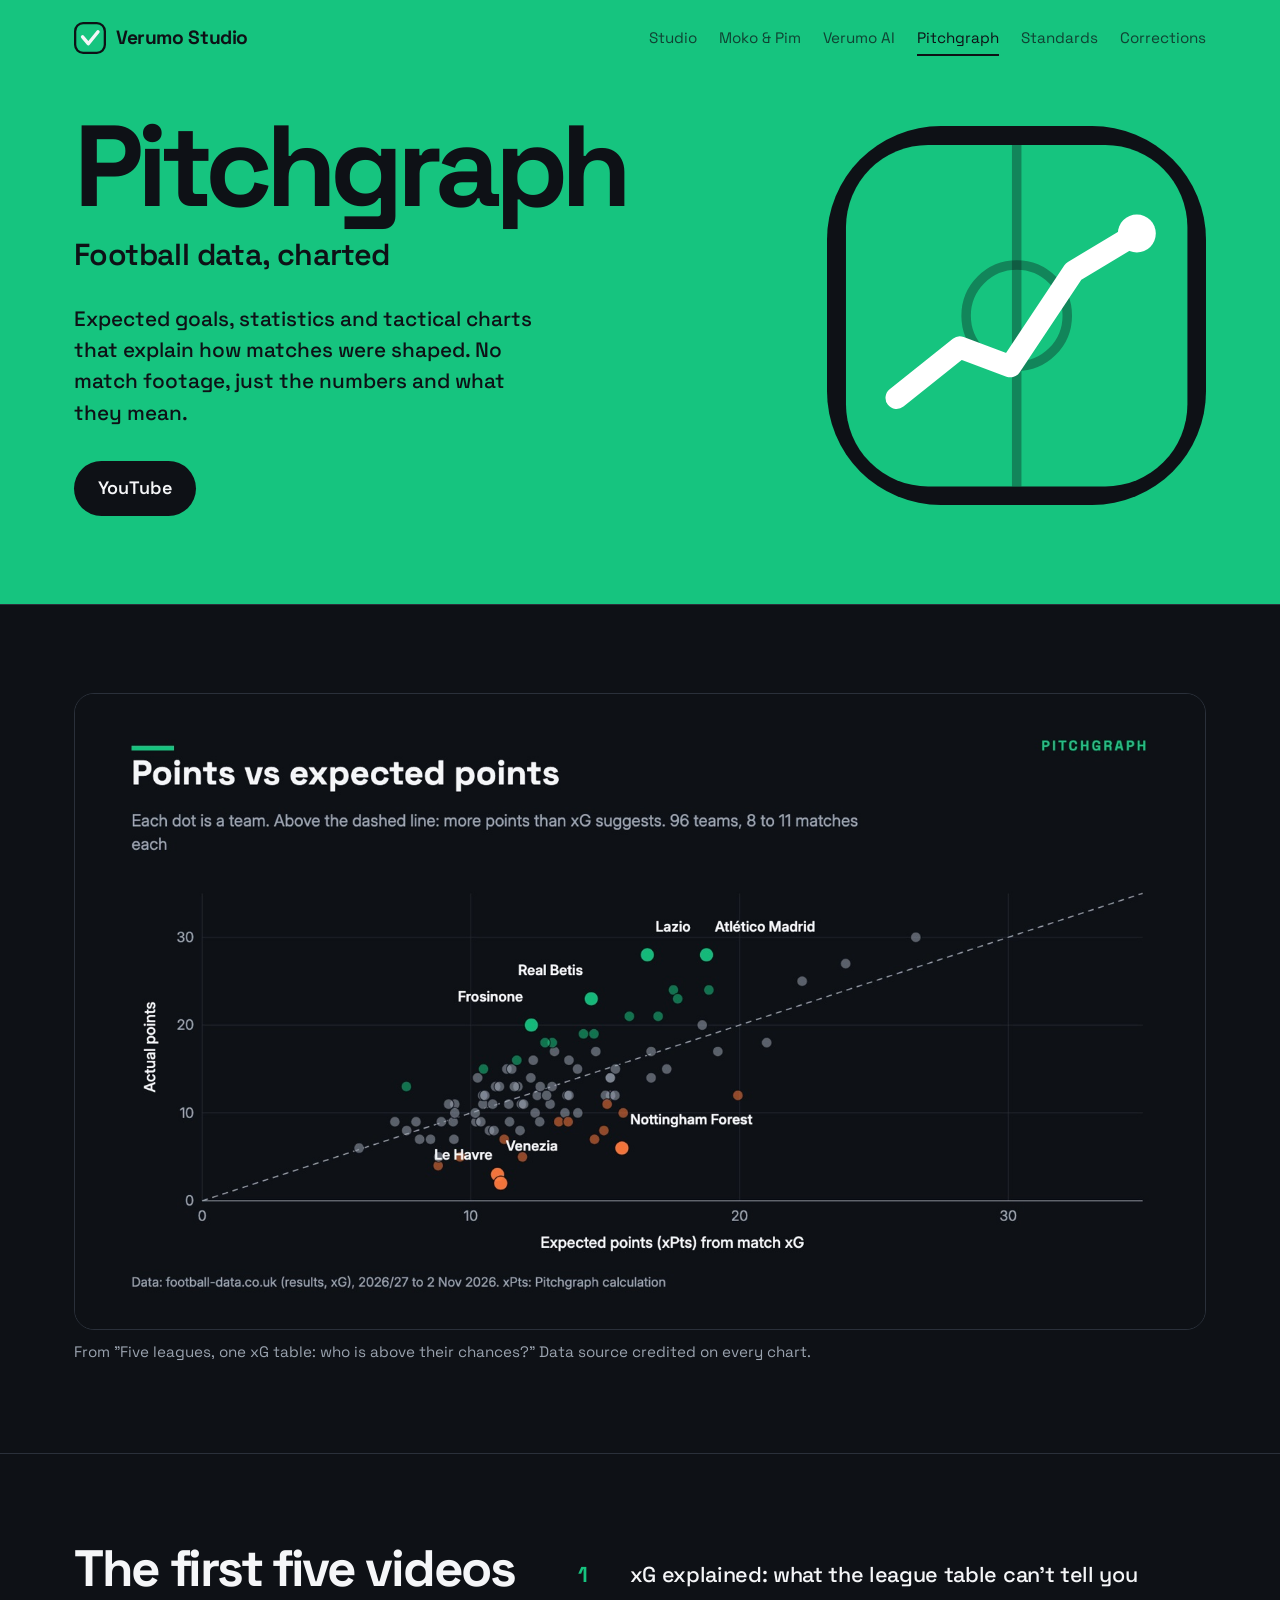
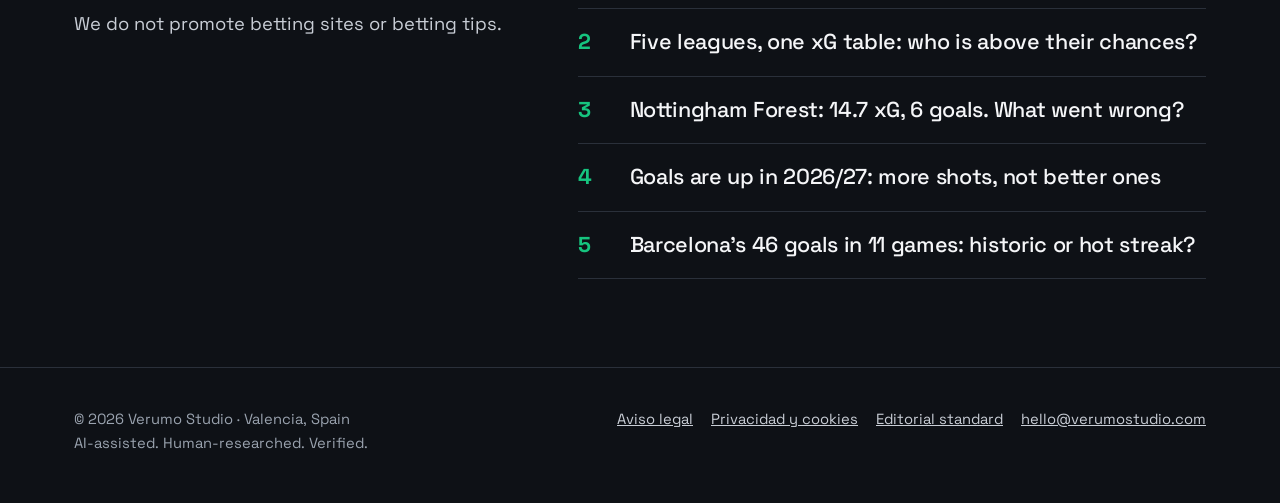
<file: pitchgraph/index.html>
<!doctype html>
<html lang="en">
<head>
<meta charset="utf-8">
<meta name="viewport" content="width=device-width,initial-scale=1">
<title>Pitchgraph · Verumo Studio</title>
<meta name="description" content="Pitchgraph is football data analysis in English: xG, statistics and tactical charts. A Verumo Studio channel.">
<link rel="canonical" href="https://verumostudio.com/pitchgraph/">
<meta property="og:title" content="Pitchgraph · Verumo Studio">
<meta property="og:description" content="Pitchgraph is football data analysis in English: xG, statistics and tactical charts. A Verumo Studio channel.">
<meta property="og:type" content="website">
<meta property="og:url" content="https://verumostudio.com/pitchgraph/">
<meta name="theme-color" content="#16C47F">
<link rel="icon" href="/assets/favicon.svg" type="image/svg+xml">
<link rel="stylesheet" href="/assets/site.css?v=4">
</head>
<body class="tinted" style="--stage:#16C47F">
<header class="top"><div class="wrap">
<a class="brand" href="/"><svg viewBox="0 0 112 112" aria-hidden="true"><rect x="4" y="4" width="104" height="104" rx="28" fill="none" stroke="#0E1116" stroke-width="8"/><path d="M30 52 L50 76 L84 34" fill="none" stroke="#F5F6F8" stroke-width="12" stroke-linecap="round" stroke-linejoin="round"/></svg>Verumo Studio</a>
<nav class="main" aria-label="Main"><a href="/">Studio</a><a href="/moko-and-pim/">Moko &amp; Pim</a><a href="/ai/">Verumo AI</a><a href="/pitchgraph/" aria-current=page>Pitchgraph</a><a href="/standards/">Standards</a><a href="/corrections/">Corrections</a></nav>
</div></header>
<main>
<section class="stage chan-hero"><div class="wrap">
<div><h1>Pitchgraph</h1><p class="sub">Football data, charted</p><p class="intro">Expected goals, statistics and tactical charts that explain how matches were shaped. No match footage, just the numbers and what they mean.</p><div class="pills"><a href="https://www.youtube.com/@pitchgraph" rel="me">YouTube</a></div></div>
<div class="mark"><svg viewBox="0 0 120 120" role="img" aria-label="Pitchgraph mark"><rect x="6" y="6" width="108" height="108" rx="26" fill="#16C47F"/><line x1="60" y1="6" x2="60" y2="114" stroke="#0E1116" stroke-opacity=".35" stroke-width="3"/><circle cx="60" cy="60" r="16" fill="none" stroke="#0E1116" stroke-opacity=".35" stroke-width="3"/><polyline points="22,86 42,70 58,76 78,46 98,34" fill="none" stroke="#fff" stroke-width="7" stroke-linecap="round" stroke-linejoin="round"/><circle cx="98" cy="34" r="6" fill="#fff"/></svg></div>
</div></section>
<section class="band"><div class="wrap">
<figure class="chart big">
<img src="/assets/shows/pg-points-vs-xpts.jpg" width="1600" height="900" loading="lazy" alt="Scatter chart of 96 teams in five leagues: actual points against expected points. Lazio and Atlético Madrid sit far above the line; Nottingham Forest, Venezia and Le Havre sit below it.">
<figcaption>From "Five leagues, one xG table: who is above their chances?" Data source credited on every chart.</figcaption>
</figure>
</div></section>
<section class="band"><div class="wrap split">
<div><h2>The first five videos</h2><p class="sublead">We do not promote betting sites or betting tips.</p></div>
<ol class="episodes c-pg">
<li>xG explained: what the league table can't tell you</li>
<li>Five leagues, one xG table: who is above their chances?</li>
<li>Nottingham Forest: 14.7 xG, 6 goals. What went wrong?</li>
<li>Goals are up in 2026/27: more shots, not better ones</li>
<li>Barcelona's 46 goals in 11 games: historic or hot streak?</li>
</ol>
</div></section>
</main>
<footer class="bottom"><div class="wrap">
<div>© 2026 Verumo Studio · Valencia, Spain<br>AI-assisted. Human-researched. Verified.</div>
<nav aria-label="Legal"><a href="/legal/">Aviso legal</a><a href="/privacy/">Privacidad y cookies</a><a href="/standards/">Editorial standard</a><a href="mailto:hello@verumostudio.com">hello@verumostudio.com</a></nav>
</div></footer>
<script defer src="/assets/m.js" data-endpoint="https://ajan-panel-production.up.railway.app/api/hit"></script>
</body>
</html>
</file>
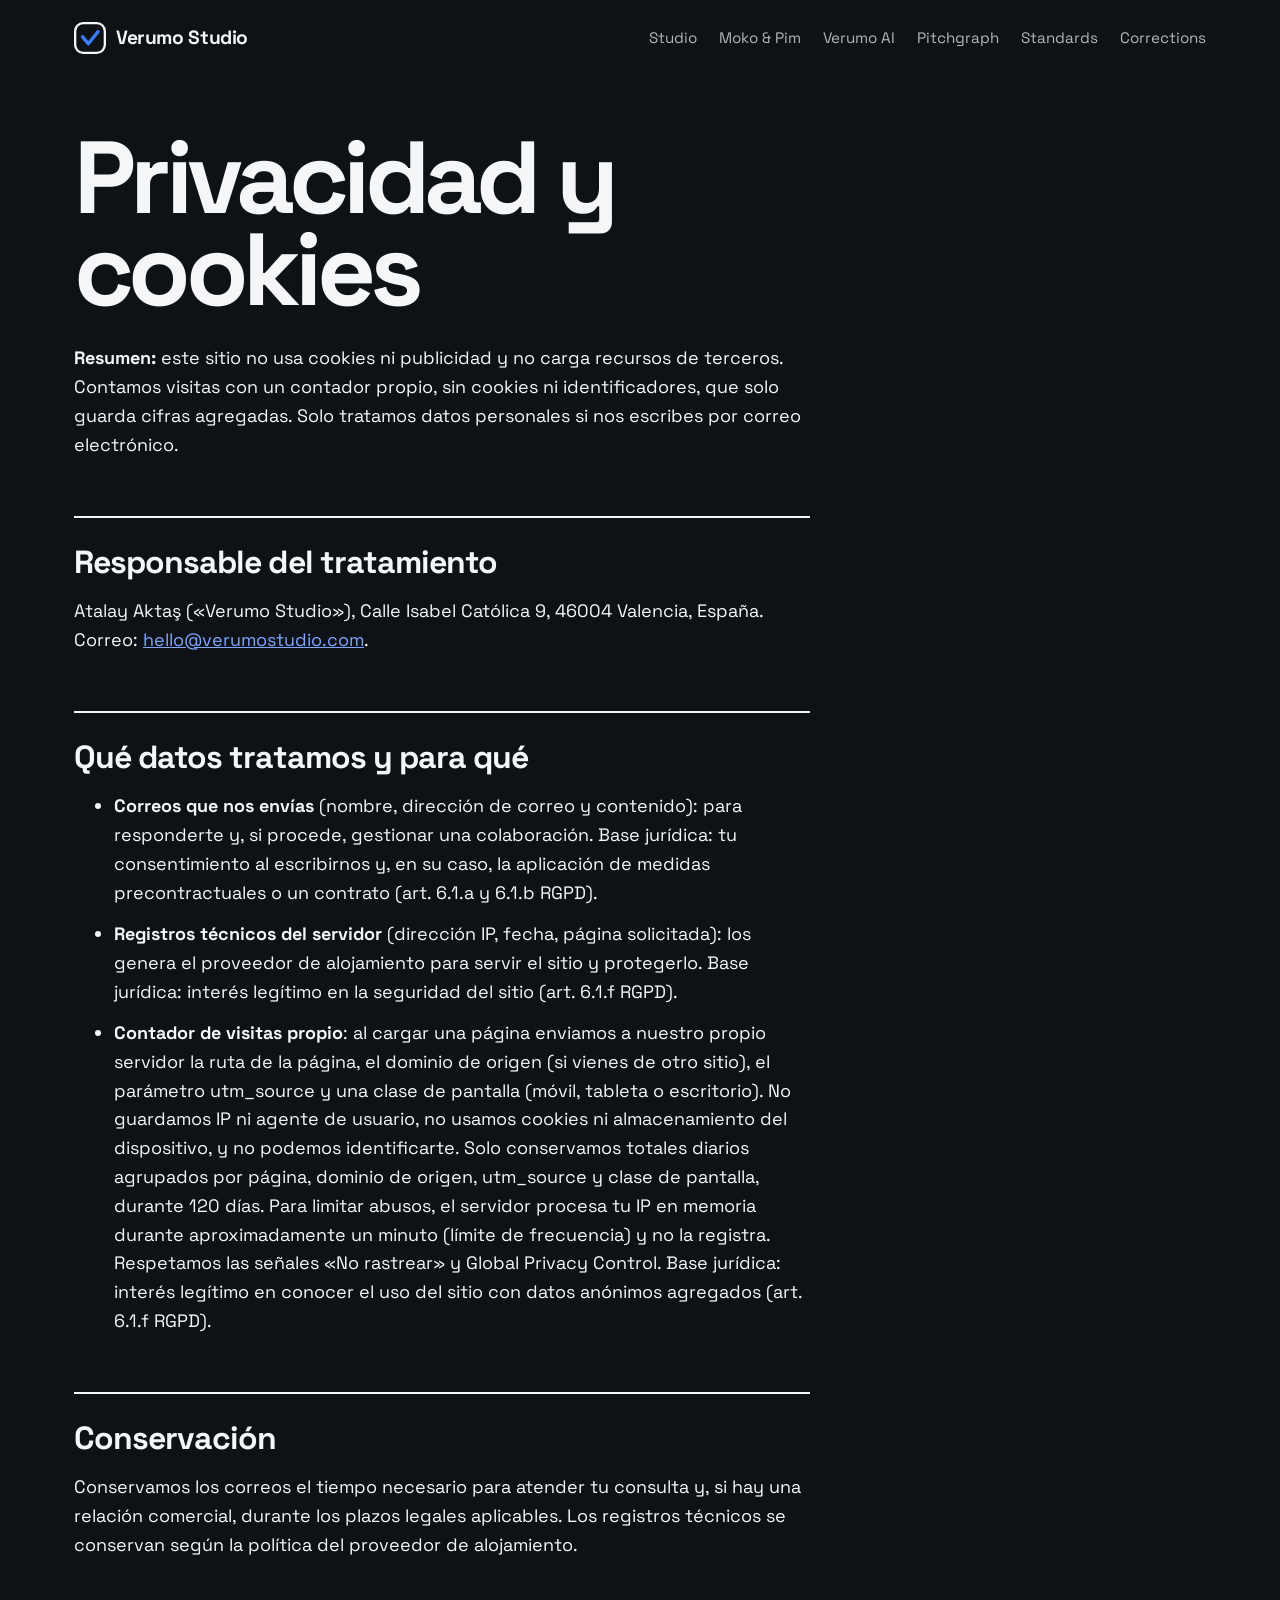
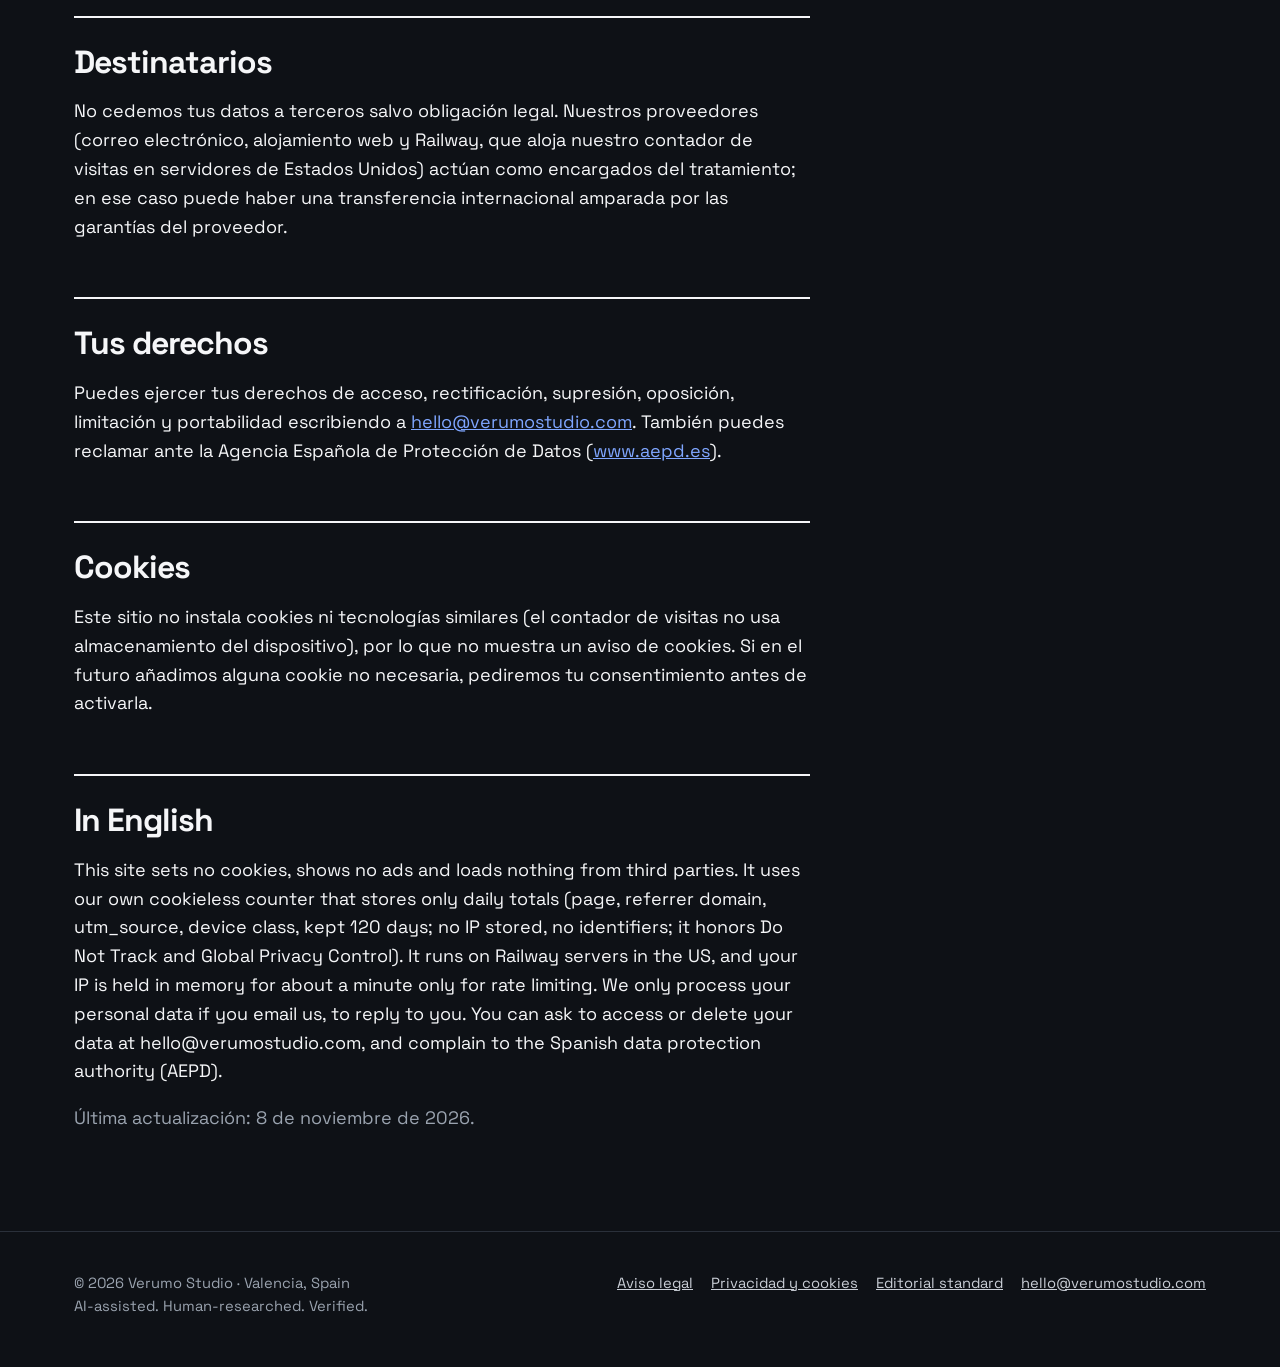
<file: privacy/index.html>
<!doctype html>
<html lang="es">
<head>
<meta charset="utf-8">
<meta name="viewport" content="width=device-width,initial-scale=1">
<title>Privacidad y cookies · Verumo Studio</title>
<meta name="description" content="Política de privacidad y cookies de verumostudio.com.">
<link rel="canonical" href="https://verumostudio.com/privacy/">
<meta property="og:title" content="Privacidad y cookies · Verumo Studio">
<meta property="og:description" content="Política de privacidad y cookies de verumostudio.com.">
<meta property="og:type" content="website">
<meta property="og:url" content="https://verumostudio.com/privacy/">
<meta name="theme-color" content="#0E1116">
<link rel="icon" href="/assets/favicon.svg" type="image/svg+xml">
<link rel="stylesheet" href="/assets/site.css?v=4">
</head>
<body>
<header class="top"><div class="wrap">
<a class="brand" href="/"><svg viewBox="0 0 112 112" aria-hidden="true"><rect x="4" y="4" width="104" height="104" rx="28" fill="none" stroke="#F5F6F8" stroke-width="8"/><path d="M30 52 L50 76 L84 34" fill="none" stroke="#3D7BFF" stroke-width="12" stroke-linecap="round" stroke-linejoin="round"/></svg>Verumo Studio</a>
<nav class="main" aria-label="Main"><a href="/">Studio</a><a href="/moko-and-pim/">Moko &amp; Pim</a><a href="/ai/">Verumo AI</a><a href="/pitchgraph/">Pitchgraph</a><a href="/standards/">Standards</a><a href="/corrections/">Corrections</a></nav>
</div></header>
<main class="doc"><div class="wrap">
<h1>Privacidad y cookies</h1>
<p><strong>Resumen:</strong> este sitio no usa cookies ni publicidad y no carga recursos de terceros. Contamos visitas con un contador propio, sin cookies ni identificadores, que solo guarda cifras agregadas. Solo tratamos datos personales si nos escribes por correo electrónico.</p>

<h2>Responsable del tratamiento</h2>
<p>Atalay Aktaş («Verumo Studio»), Calle Isabel Católica 9, 46004 Valencia, España. Correo: <a href="mailto:hello@verumostudio.com">hello@verumostudio.com</a>.</p>

<h2>Qué datos tratamos y para qué</h2>
<ul>
<li><strong>Correos que nos envías</strong> (nombre, dirección de correo y contenido): para responderte y, si procede, gestionar una colaboración. Base jurídica: tu consentimiento al escribirnos y, en su caso, la aplicación de medidas precontractuales o un contrato (art. 6.1.a y 6.1.b RGPD).</li>
<li><strong>Registros técnicos del servidor</strong> (dirección IP, fecha, página solicitada): los genera el proveedor de alojamiento para servir el sitio y protegerlo. Base jurídica: interés legítimo en la seguridad del sitio (art. 6.1.f RGPD).</li>
<li><strong>Contador de visitas propio</strong>: al cargar una página enviamos a nuestro propio servidor la ruta de la página, el dominio de origen (si vienes de otro sitio), el parámetro utm_source y una clase de pantalla (móvil, tableta o escritorio). No guardamos IP ni agente de usuario, no usamos cookies ni almacenamiento del dispositivo, y no podemos identificarte. Solo conservamos totales diarios agrupados por página, dominio de origen, utm_source y clase de pantalla, durante 120 días. Para limitar abusos, el servidor procesa tu IP en memoria durante aproximadamente un minuto (límite de frecuencia) y no la registra. Respetamos las señales «No rastrear» y Global Privacy Control. Base jurídica: interés legítimo en conocer el uso del sitio con datos anónimos agregados (art. 6.1.f RGPD).</li>
</ul>

<h2>Conservación</h2>
<p>Conservamos los correos el tiempo necesario para atender tu consulta y, si hay una relación comercial, durante los plazos legales aplicables. Los registros técnicos se conservan según la política del proveedor de alojamiento.</p>

<h2>Destinatarios</h2>
<p>No cedemos tus datos a terceros salvo obligación legal. Nuestros proveedores (correo electrónico, alojamiento web y Railway, que aloja nuestro contador de visitas en servidores de Estados Unidos) actúan como encargados del tratamiento; en ese caso puede haber una transferencia internacional amparada por las garantías del proveedor.</p>

<h2>Tus derechos</h2>
<p>Puedes ejercer tus derechos de acceso, rectificación, supresión, oposición, limitación y portabilidad escribiendo a <a href="mailto:hello@verumostudio.com">hello@verumostudio.com</a>. También puedes reclamar ante la Agencia Española de Protección de Datos (<a href="https://www.aepd.es">www.aepd.es</a>).</p>

<h2>Cookies</h2>
<p>Este sitio no instala cookies ni tecnologías similares (el contador de visitas no usa almacenamiento del dispositivo), por lo que no muestra un aviso de cookies. Si en el futuro añadimos alguna cookie no necesaria, pediremos tu consentimiento antes de activarla.</p>

<h2 lang="en">In English</h2>
<p lang="en">This site sets no cookies, shows no ads and loads nothing from third parties. It uses our own cookieless counter that stores only daily totals (page, referrer domain, utm_source, device class, kept 120 days; no IP stored, no identifiers; it honors Do Not Track and Global Privacy Control). It runs on Railway servers in the US, and your IP is held in memory for about a minute only for rate limiting. We only process your personal data if you email us, to reply to you. You can ask to access or delete your data at hello@verumostudio.com, and complain to the Spanish data protection authority (AEPD).</p>
<p class="muted">Última actualización: 8 de noviembre de 2026.</p>
</div></main>
<footer class="bottom"><div class="wrap">
<div>© 2026 Verumo Studio · Valencia, Spain<br>AI-assisted. Human-researched. Verified.</div>
<nav aria-label="Legal"><a href="/legal/">Aviso legal</a><a href="/privacy/">Privacidad y cookies</a><a href="/standards/">Editorial standard</a><a href="mailto:hello@verumostudio.com">hello@verumostudio.com</a></nav>
</div></footer>
<script defer src="/assets/m.js" data-endpoint="https://ajan-panel-production.up.railway.app/api/hit"></script>
</body>
</html>
</file>
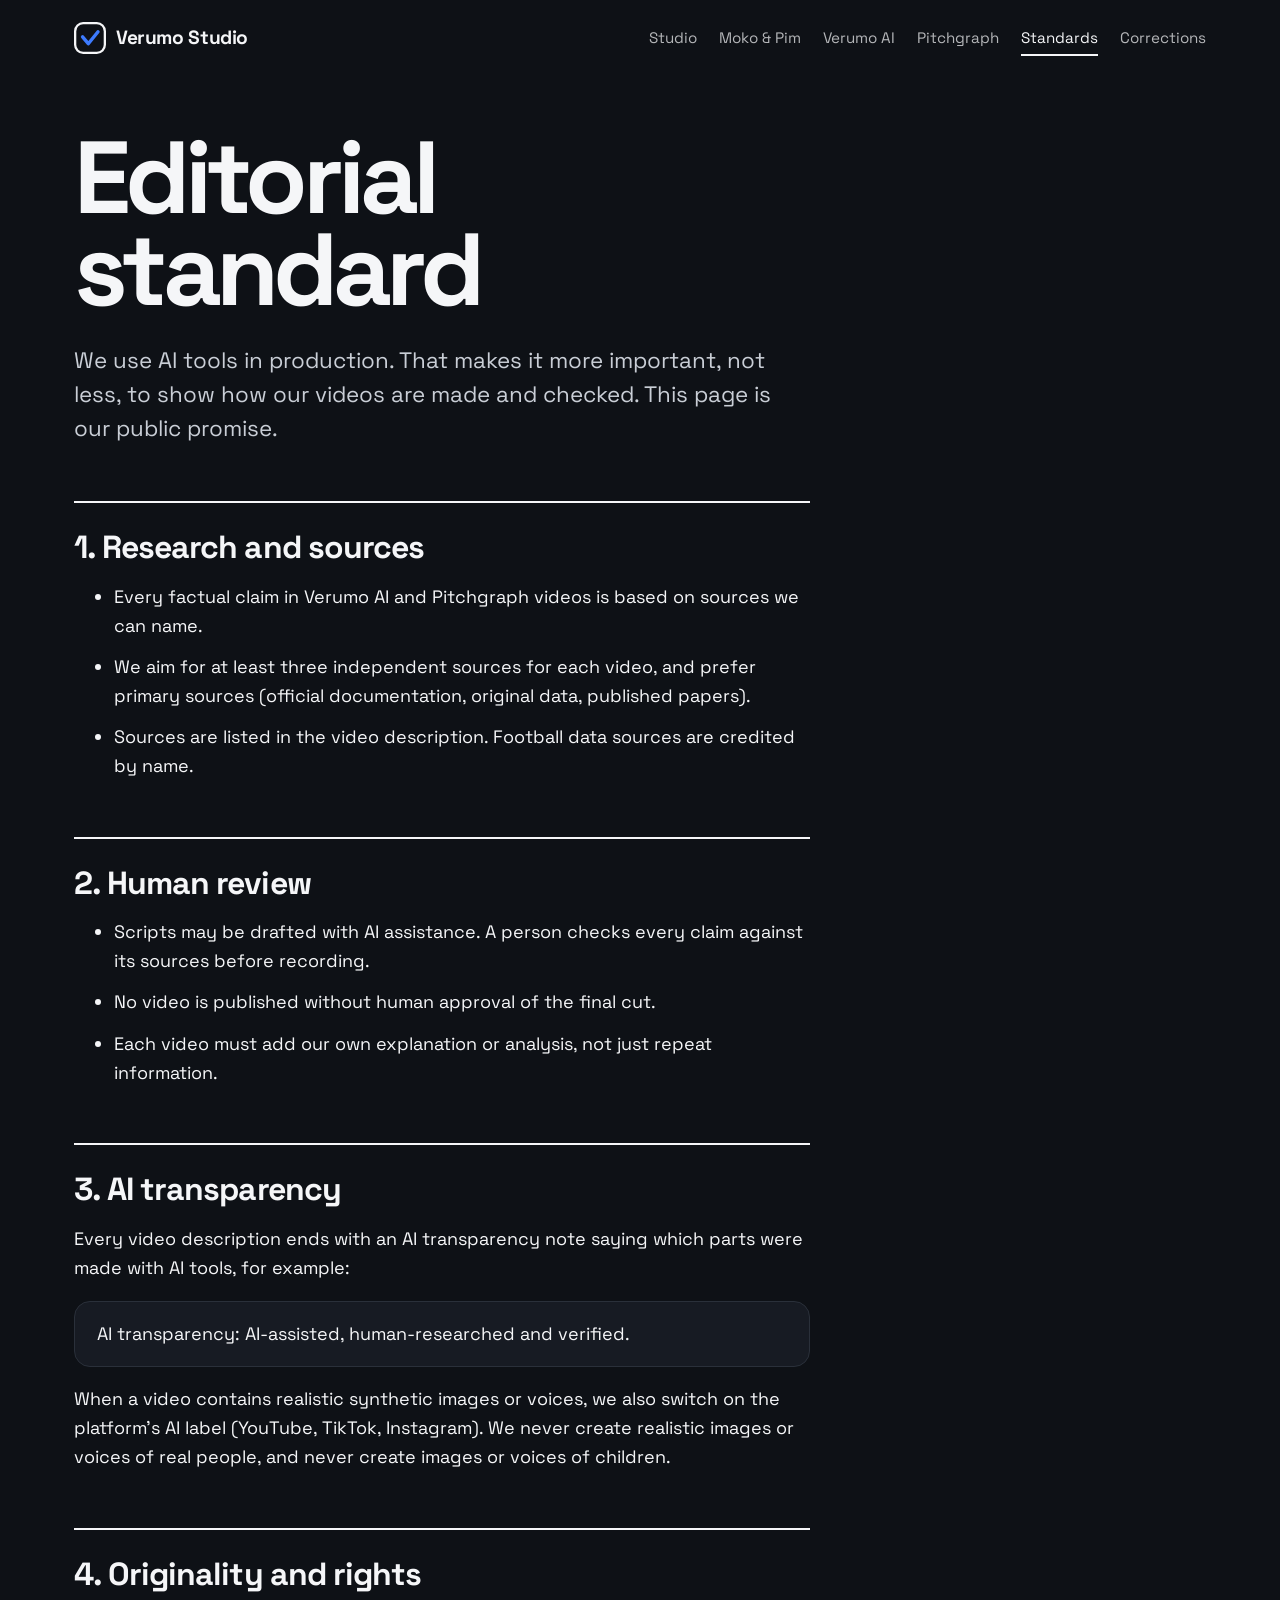
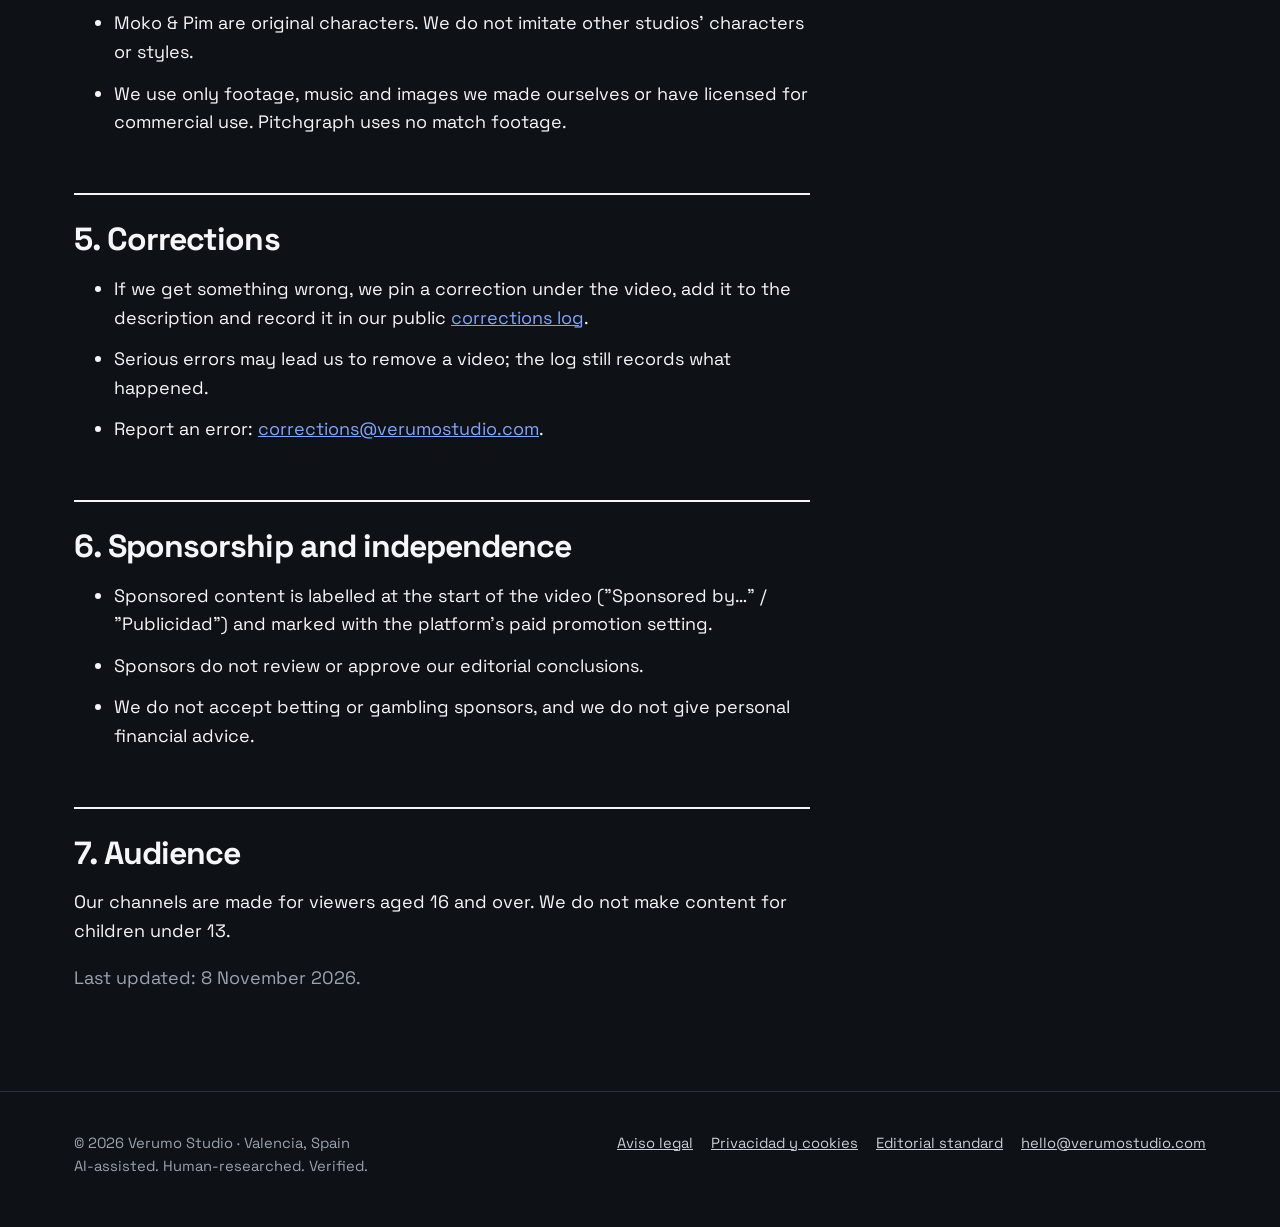
<file: standards/index.html>
<!doctype html>
<html lang="en">
<head>
<meta charset="utf-8">
<meta name="viewport" content="width=device-width,initial-scale=1">
<title>Editorial standard · Verumo Studio</title>
<meta name="description" content="How Verumo Studio researches, checks, discloses and corrects its videos.">
<link rel="canonical" href="https://verumostudio.com/standards/">
<meta property="og:title" content="Editorial standard · Verumo Studio">
<meta property="og:description" content="How Verumo Studio researches, checks, discloses and corrects its videos.">
<meta property="og:type" content="website">
<meta property="og:url" content="https://verumostudio.com/standards/">
<meta name="theme-color" content="#0E1116">
<link rel="icon" href="/assets/favicon.svg" type="image/svg+xml">
<link rel="stylesheet" href="/assets/site.css?v=4">
</head>
<body>
<header class="top"><div class="wrap">
<a class="brand" href="/"><svg viewBox="0 0 112 112" aria-hidden="true"><rect x="4" y="4" width="104" height="104" rx="28" fill="none" stroke="#F5F6F8" stroke-width="8"/><path d="M30 52 L50 76 L84 34" fill="none" stroke="#3D7BFF" stroke-width="12" stroke-linecap="round" stroke-linejoin="round"/></svg>Verumo Studio</a>
<nav class="main" aria-label="Main"><a href="/">Studio</a><a href="/moko-and-pim/">Moko &amp; Pim</a><a href="/ai/">Verumo AI</a><a href="/pitchgraph/">Pitchgraph</a><a href="/standards/" aria-current=page>Standards</a><a href="/corrections/">Corrections</a></nav>
</div></header>
<main class="doc"><div class="wrap">
<h1>Editorial standard</h1>
<p class="lead">We use AI tools in production. That makes it more important, not less, to show how our videos are made and checked. This page is our public promise.</p>

<h2>1. Research and sources</h2>
<ul><li>Every factual claim in Verumo AI and Pitchgraph videos is based on sources we can name.</li>
<li>We aim for at least three independent sources for each video, and prefer primary sources (official documentation, original data, published papers).</li>
<li>Sources are listed in the video description. Football data sources are credited by name.</li></ul>

<h2>2. Human review</h2>
<ul><li>Scripts may be drafted with AI assistance. A person checks every claim against its sources before recording.</li>
<li>No video is published without human approval of the final cut.</li>
<li>Each video must add our own explanation or analysis, not just repeat information.</li></ul>

<h2>3. AI transparency</h2>
<p>Every video description ends with an AI transparency note saying which parts were made with AI tools, for example:</p>
<p class="note">AI transparency: AI-assisted, human-researched and verified.</p>
<p>When a video contains realistic synthetic images or voices, we also switch on the platform's AI label (YouTube, TikTok, Instagram). We never create realistic images or voices of real people, and never create images or voices of children.</p>

<h2>4. Originality and rights</h2>
<ul><li>Moko &amp; Pim are original characters. We do not imitate other studios' characters or styles.</li>
<li>We use only footage, music and images we made ourselves or have licensed for commercial use. Pitchgraph uses no match footage.</li></ul>

<h2>5. Corrections</h2>
<ul><li>If we get something wrong, we pin a correction under the video, add it to the description and record it in our public <a href="/corrections/">corrections log</a>.</li>
<li>Serious errors may lead us to remove a video; the log still records what happened.</li>
<li>Report an error: <a href="mailto:corrections@verumostudio.com">corrections@verumostudio.com</a>.</li></ul>

<h2>6. Sponsorship and independence</h2>
<ul><li>Sponsored content is labelled at the start of the video ("Sponsored by…" / "Publicidad") and marked with the platform's paid promotion setting.</li>
<li>Sponsors do not review or approve our editorial conclusions.</li>
<li>We do not accept betting or gambling sponsors, and we do not give personal financial advice.</li></ul>

<h2>7. Audience</h2>
<p>Our channels are made for viewers aged 16 and over. We do not make content for children under 13.</p>

<p class="muted">Last updated: 8 November 2026.</p>
</div></main>
<footer class="bottom"><div class="wrap">
<div>© 2026 Verumo Studio · Valencia, Spain<br>AI-assisted. Human-researched. Verified.</div>
<nav aria-label="Legal"><a href="/legal/">Aviso legal</a><a href="/privacy/">Privacidad y cookies</a><a href="/standards/">Editorial standard</a><a href="mailto:hello@verumostudio.com">hello@verumostudio.com</a></nav>
</div></footer>
<script defer src="/assets/m.js" data-endpoint="https://ajan-panel-production.up.railway.app/api/hit"></script>
</body>
</html>
</file>
<file: assets/site.css>
@font-face{font-family:"Space Grotesk";src:url("/assets/fonts/SpaceGrotesk-VF.ttf") format("truetype");font-weight:300 700;font-display:swap}
:root{
  --ink:#0E1116; --ink-2:#171B23; --line:#2A303A; --paper:#F5F6F8; --muted:#9AA3AF; --soft:#C9CED6;
  --blue:#3D7BFF; --blue-2:#7FA6FF; --moko:#FF7A3D; --pim:#2EC4B6; --ai:#8B6CFF; --pitch:#16C47F;
  --font:"Space Grotesk",system-ui,-apple-system,"Segoe UI",sans-serif;
  --stage:var(--moko);
  color-scheme:dark;
}
*{box-sizing:border-box}
html{-webkit-text-size-adjust:100%}
body{margin:0;background:var(--ink);color:var(--paper);font:18px/1.6 var(--font)}
img,svg{max-width:100%} img{height:auto}
a{color:var(--blue-2)} a:hover{color:var(--paper)}
:focus-visible{outline:3px solid var(--blue);outline-offset:3px;border-radius:6px}
.wrap{max-width:1180px;margin:0 auto;padding:0 24px}
h1,h2,h3{line-height:1.05;letter-spacing:-.03em;margin:0 0 .5em;font-weight:700}
h1{font-size:clamp(2.4rem,6vw,4.4rem)} h2{font-size:clamp(1.6rem,3.6vw,2.4rem);margin-top:1.6em} h3{font-size:1.3rem}
p,ul,ol{margin:0 0 1em} li{margin-bottom:.4em}
.muted{color:var(--muted)} .lead{font-size:clamp(1.15rem,2.4vw,1.4rem);color:var(--soft);max-width:40rem;line-height:1.5}
.tagline{font-size:clamp(1.15rem,3vw,1.5rem);color:var(--soft);font-weight:500;margin-bottom:1em}

/* header + footer */
header.top{position:relative;z-index:2}
header.top .wrap{display:flex;align-items:center;justify-content:space-between;gap:12px 24px;min-height:76px;flex-wrap:wrap}
.brand{display:flex;align-items:center;gap:10px;color:inherit;text-decoration:none;font-weight:700;font-size:1.2rem;letter-spacing:-.02em}
.brand svg{width:32px;height:32px}
nav.main{display:flex;gap:4px 22px;flex-wrap:wrap}
nav.main a{color:inherit;opacity:.72;text-decoration:none;font-size:.95rem;padding:6px 0}
nav.main a:hover,nav.main a[aria-current]{opacity:1}
nav.main a[aria-current]{box-shadow:inset 0 -2px currentColor}
footer.bottom{border-top:1px solid var(--line);padding:40px 0 48px;font-size:.92rem;color:var(--muted)}
footer.bottom .wrap{display:flex;justify-content:space-between;gap:20px;flex-wrap:wrap}
footer.bottom a{color:var(--soft)}
footer.bottom nav{display:flex;gap:6px 18px;flex-wrap:wrap}

/* inner pages */
main{padding:56px 0 80px}
.channel-head{display:flex;align-items:center;gap:24px;flex-wrap:wrap;margin-bottom:16px}
.channel-head svg{width:104px;height:104px;flex:none;border-radius:28px}
.links{display:flex;flex-wrap:wrap;gap:10px;margin:24px 0 8px;padding:0;list-style:none}
.links a{display:inline-block;border:1.5px solid var(--line);border-radius:999px;padding:9px 18px;text-decoration:none;color:var(--paper);font-weight:500}
.links a:hover{border-color:var(--paper)}
table{border-collapse:collapse;width:100%;margin:16px 0;font-size:.95rem}
th,td{text-align:left;padding:10px 12px;border-bottom:1px solid var(--line);vertical-align:top}
th{color:var(--muted);font-weight:600}
.table-scroll{overflow-x:auto}
.note{border:1px solid var(--line);border-radius:16px;padding:18px 22px;background:var(--ink-2)}
code{font-size:.9em;background:var(--ink-2);padding:2px 6px;border-radius:6px}

/* ---------- home ---------- */
.home main{padding:0}
.home header.top,.tinted header.top{background:var(--stage);color:var(--ink);transition:background-color .7s ease}

.stage{background:var(--stage);color:var(--ink);transition:background-color .7s ease;padding:24px 0 72px;overflow:hidden}
.stage .wrap{display:grid;grid-template-columns:minmax(0,1.15fr) minmax(0,.85fr);gap:48px;align-items:center}
.stage h1{font-size:clamp(2.6rem,5.2vw,5rem);line-height:.9;letter-spacing:-.055em;margin:0 0 28px}
.stage h1 span{display:block}
@media (min-width:861px){.stage h1 span{white-space:nowrap}}
.stage .intro{font-size:clamp(1.1rem,1.8vw,1.3rem);max-width:30rem;line-height:1.5;margin:0 0 32px;font-weight:500}
.stage .cta{display:inline-block;background:var(--ink);color:var(--paper);text-decoration:none;font-weight:600;padding:15px 26px;border-radius:999px}
.stage .cta:hover{color:var(--stage)}

.tv{display:flex;flex-direction:column;gap:18px;align-items:stretch;width:100%;max-width:460px;justify-self:end}
.screen{position:relative;aspect-ratio:4/5;background:var(--ink);border-radius:36px;overflow:hidden;box-shadow:0 0 0 10px var(--ink),0 40px 80px -30px rgba(0,0,0,.55)}
.scene{position:absolute;inset:0;opacity:0;visibility:hidden;transition:opacity .5s ease,visibility 0s .5s;display:flex;flex-direction:column}
.scene.on{opacity:1;visibility:visible;transition:opacity .5s ease .15s}
.scene .cap{margin-top:auto;padding:18px 22px 22px;color:var(--paper);font-size:.98rem;line-height:1.35}
.scene .cap small{display:block;color:var(--muted);font-size:.82rem;margin-bottom:4px}
.scene-moko img{width:100%;flex:1;min-height:0;object-fit:cover;display:block}
.scene-moko .cap{order:-1;margin:0;padding-top:24px}
.scene-pg img{width:132%;max-width:none;margin:16% 0 0 -4%;display:block}
.scene-ai .claim{margin:14% 26px 0;color:var(--paper)}
.claim q{display:block;font-size:clamp(1.6rem,3.2vw,2.15rem);line-height:1.1;letter-spacing:-.03em;font-weight:700;quotes:none;position:relative}
.claim q::after{content:"";position:absolute;left:0;right:0;top:52%;height:6px;background:var(--ai);transform:scaleX(0);transform-origin:left;border-radius:3px}
.scene-ai.on .claim q::after{animation:strike .9s cubic-bezier(.6,0,.2,1) .9s forwards}
.claim .verdict{display:inline-block;margin-top:26px;background:var(--ai);color:var(--ink);font-weight:700;padding:6px 14px;border-radius:999px;opacity:0}
.scene-ai.on .claim .verdict{animation:pop .4s ease 1.8s forwards}
.claim p{margin:14px 0 0;color:var(--soft);font-size:1rem;line-height:1.45;opacity:0}
.scene-ai.on .claim p{animation:pop .4s ease 2.1s forwards}
@keyframes strike{to{transform:scaleX(1)}}
@keyframes pop{to{opacity:1}}

.dial{display:grid;grid-template-columns:repeat(3,1fr);gap:8px;margin:0;padding:0}
.dial button{font:inherit;font-size:.9rem;font-weight:600;line-height:1.2;color:var(--ink);background:transparent;border:2px solid var(--ink);border-radius:16px;padding:10px 8px;cursor:pointer;text-align:left}
.dial button b{display:block;font-size:1.3rem;letter-spacing:-.02em}
.dial button[aria-selected=true]{background:var(--ink);color:var(--paper)}

/* Moko & Pim idle animation */
.pim{animation:bob 2.4s ease-in-out infinite}
.antenna{animation:glow 1.2s ease-in-out infinite alternate}
.pupils{animation:look 6s ease-in-out infinite}
.pim-eye{animation:blink 4s infinite;transform-box:fill-box;transform-origin:center}
@keyframes bob{0%,100%{transform:translateY(0)}50%{transform:translateY(-14px)}}
@keyframes glow{from{fill:#FF7A3D}to{fill:#FFD166}}
@keyframes look{0%,40%,100%{transform:translateX(0)}50%,85%{transform:translateX(-22px)}}
@keyframes blink{0%,92%,100%{transform:scaleY(1)}95%{transform:scaleY(.1)}}

/* shows */
.shows{padding:110px 0 40px}
.shows > .wrap > h2{font-size:clamp(2.2rem,5vw,3.6rem);margin:0 0 12px}
.shows > .wrap > p{color:var(--soft);max-width:36rem;font-size:1.15rem}
.show{display:grid;grid-template-columns:minmax(0,5fr) minmax(0,7fr);gap:56px;align-items:center;padding:72px 0;border-top:1px solid var(--line)}
.show:first-of-type{margin-top:48px}
.show h3{font-size:clamp(2rem,4.4vw,3.2rem);letter-spacing:-.045em;margin:0 0 14px}
.show-moko h3{color:var(--moko)} .show-ai h3{color:var(--ai)} .show-pg h3{color:var(--pitch)}
.show p{color:var(--soft);max-width:30rem}
.show .go{display:flex;gap:18px;flex-wrap:wrap;margin-top:8px}
.show .go a{color:var(--paper);font-weight:600;text-decoration:none;border-bottom:2px solid var(--line);padding-bottom:2px}
.show-moko .go a:hover{border-color:var(--moko)} .show-ai .go a:hover{border-color:var(--ai)} .show-pg .go a:hover{border-color:var(--pitch)}
.reel{display:grid;grid-template-columns:repeat(4,minmax(0,1fr));gap:14px;margin:0;padding:0;list-style:none}
.reel li{margin:0}
@media (max-width:600px){.reel.five{grid-template-columns:repeat(5,46%)}.reel{grid-template-columns:repeat(4,46%);overflow-x:auto;scroll-snap-type:x mandatory;padding-bottom:10px}.reel li{scroll-snap-align:start}}
.reel img{display:block;width:100%;aspect-ratio:9/16;object-fit:cover;border-radius:20px;border:1px solid var(--line)}
.reel span{display:block;font-size:.85rem;color:var(--muted);margin-top:8px;line-height:1.35}
.episodes{list-style:none;margin:0;padding:0;counter-reset:ep}
.episodes li{counter-increment:ep;display:grid;grid-template-columns:3.2rem 1fr;align-items:baseline;padding:16px 0;border-bottom:1px solid var(--line);font-size:clamp(1.1rem,2vw,1.35rem);font-weight:500;letter-spacing:-.015em;margin:0}
.episodes li::before{content:counter(ep);color:var(--num,var(--ai));font-weight:700}
.episodes.c-pg{--num:var(--pitch)}
.chart{margin:0}
.chart img{display:block;width:100%;border-radius:20px;border:1px solid var(--line)}
.chart figcaption{font-size:.88rem;color:var(--muted);margin-top:10px}

/* standard */
.rules{padding:100px 0;background:var(--paper);color:var(--ink)}
.rules h2{margin:0 0 48px;font-size:clamp(1.2rem,2vw,1.4rem);letter-spacing:-.01em;font-weight:600;max-width:34rem;line-height:1.35}
.rules ul{list-style:none;margin:0 0 32px;padding:0}
.rules li{display:grid;grid-template-columns:minmax(0,1.1fr) minmax(0,.9fr);gap:12px 40px;align-items:baseline;padding:22px 0;border-top:2px solid var(--ink);margin:0}
.rules li strong{font-size:clamp(2.2rem,6.4vw,5.2rem);line-height:.95;letter-spacing:-.05em}
.rules li span{font-size:1.1rem;line-height:1.45;max-width:26rem}
.rules a{color:var(--ink);font-weight:600}

/* contact */
.contact{padding:110px 0 100px}
.contact h2{font-size:clamp(2.2rem,5vw,3.6rem);margin:0 0 20px}
.contact .big{display:inline-block;font-size:clamp(1.5rem,5.6vw,4.2rem);font-weight:700;letter-spacing:-.04em;color:var(--paper);text-decoration:none;border-bottom:4px solid var(--blue);line-height:1.15;overflow-wrap:anywhere}
.contact .big:hover{border-color:var(--paper)}
.contact dl{display:grid;grid-template-columns:auto 1fr;gap:8px 24px;margin:40px 0 24px;font-size:1.05rem}
.contact dt{color:var(--muted)} .contact dd{margin:0}

/* channel pages */
.tinted main{padding:0}
.chan-hero{padding:40px 0 88px}
.chan-hero .wrap{grid-template-columns:minmax(0,1.3fr) minmax(0,.7fr)}
.chan-hero h1{font-size:clamp(3rem,9vw,8rem);line-height:.88;letter-spacing:-.06em;margin:0 0 14px}
.chan-hero .sub{font-size:clamp(1.3rem,2.6vw,1.9rem);font-weight:600;letter-spacing:-.02em;margin:0 0 24px}
.chan-hero .mark svg{display:block;width:100%;max-width:380px;margin-left:auto;border-radius:30%;background:var(--ink)}
.chan-hero .mark svg[viewBox="0 0 800 800"]{background:var(--ink)}
.pills{display:flex;gap:10px;flex-wrap:wrap}
.pills a{background:var(--ink);color:var(--paper);text-decoration:none;font-weight:600;padding:13px 24px;border-radius:999px}
.pills a:hover{color:var(--stage)}
.band{padding:88px 0;border-top:1px solid var(--line)}
.band:first-of-type{border-top:0}
.band h2{font-size:clamp(2rem,4.4vw,3.2rem);letter-spacing:-.045em;margin:0 0 14px}
.sublead{color:var(--soft);font-size:1.15rem;max-width:34rem;margin-bottom:36px}
.fine{color:var(--muted);font-size:.92rem;max-width:44rem;margin:32px 0 0}
.duo{display:grid;grid-template-columns:1fr 1fr;gap:56px}
.duo p{font-size:clamp(1.15rem,2vw,1.4rem);line-height:1.45;color:var(--soft);max-width:32rem}
.c-moko{color:var(--moko)} .c-pim{color:var(--pim)} .c-lulu{color:#9CC8FF} .c-bobo{color:#E0A36B} .c-gogo{color:#C59CFF}
.chan-hero .mark img{display:block;width:100%;max-width:380px;margin-left:auto;border-radius:30%;border:6px solid var(--ink)}
.cast{display:grid;grid-template-columns:repeat(5,minmax(0,1fr));gap:24px;margin:28px 0 0;padding:0;list-style:none}
.cast li{margin:0}
.cast img{display:block;width:100%;aspect-ratio:4/5;object-fit:cover;border-radius:20px;border:1px solid var(--line);margin-bottom:14px}
.cast h3{font-size:1.6rem;letter-spacing:-.03em;margin:0 0 6px}
.cast p{color:var(--soft);font-size:1rem;line-height:1.45;margin:0 0 8px}
.cast q{font-weight:600;color:var(--paper)}
.reel.five{grid-template-columns:repeat(5,minmax(0,1fr))}
.next-h{margin:48px 0 12px;font-size:1.4rem}
.duo h2{font-size:clamp(3rem,7vw,5.6rem)}
.trio{display:grid;grid-template-columns:repeat(3,1fr);gap:40px}
.trio h3{font-size:1.6rem;letter-spacing:-.03em;color:var(--ai);margin:0 0 8px}
.trio p{color:var(--soft);margin:0}
.split{display:grid;grid-template-columns:minmax(0,5fr) minmax(0,7fr);gap:56px;align-items:start}
.reel.wide span{font-size:.95rem;color:var(--soft)}
.chart.big figcaption{font-size:.95rem}

/* text pages */
.doc .wrap > *{max-width:46rem}
.doc .wrap > .table-scroll{max-width:none}
.doc h1{font-size:clamp(2.8rem,8vw,6.4rem);line-height:.9;letter-spacing:-.055em;margin:0 0 28px;max-width:none}
.doc .lead{margin-bottom:56px}
.doc h2{font-size:clamp(1.5rem,3vw,2rem);letter-spacing:-.03em;padding-top:28px;border-top:2px solid var(--paper);margin:56px 0 18px}
.doc li{margin-bottom:.7em}
.doc table th[scope=row]{width:30%}

@media (max-width:860px){
  .chan-hero .mark svg,.chan-hero .mark img{max-width:200px;margin:0}
  .cast{grid-template-columns:repeat(2,minmax(0,1fr))}
  .duo,.trio,.split{grid-template-columns:1fr;gap:36px}
  .band{padding:64px 0}
  .stage .wrap,.show{grid-template-columns:1fr;gap:40px}
  .tv{justify-self:center}
  .rules li{grid-template-columns:1fr}
  .stage{padding-bottom:56px}
  .show{padding:56px 0}
}
@media (prefers-reduced-motion:reduce){
  *,*::before,*::after{animation:none!important;transition:none!important}
  .claim q::after{transform:scaleX(1)}
  .claim .verdict,.claim p{opacity:1}
}
</file>
